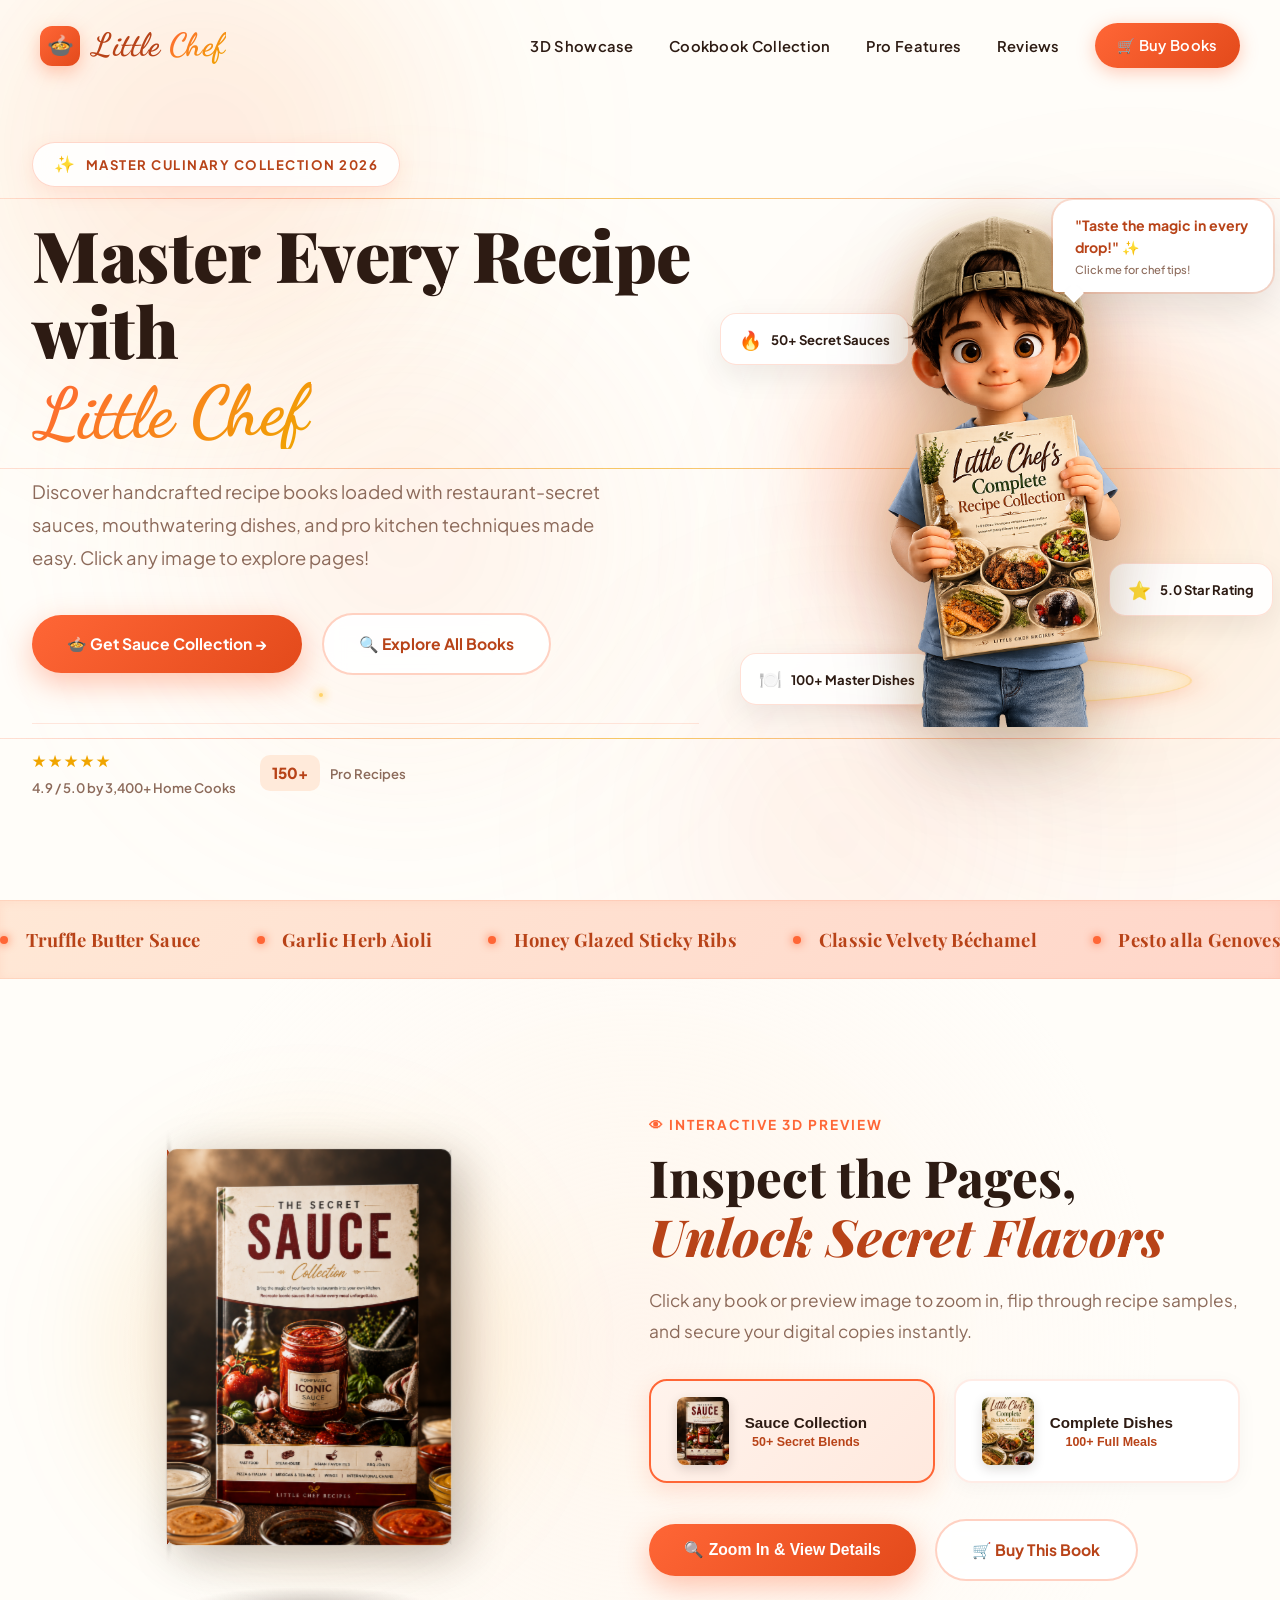
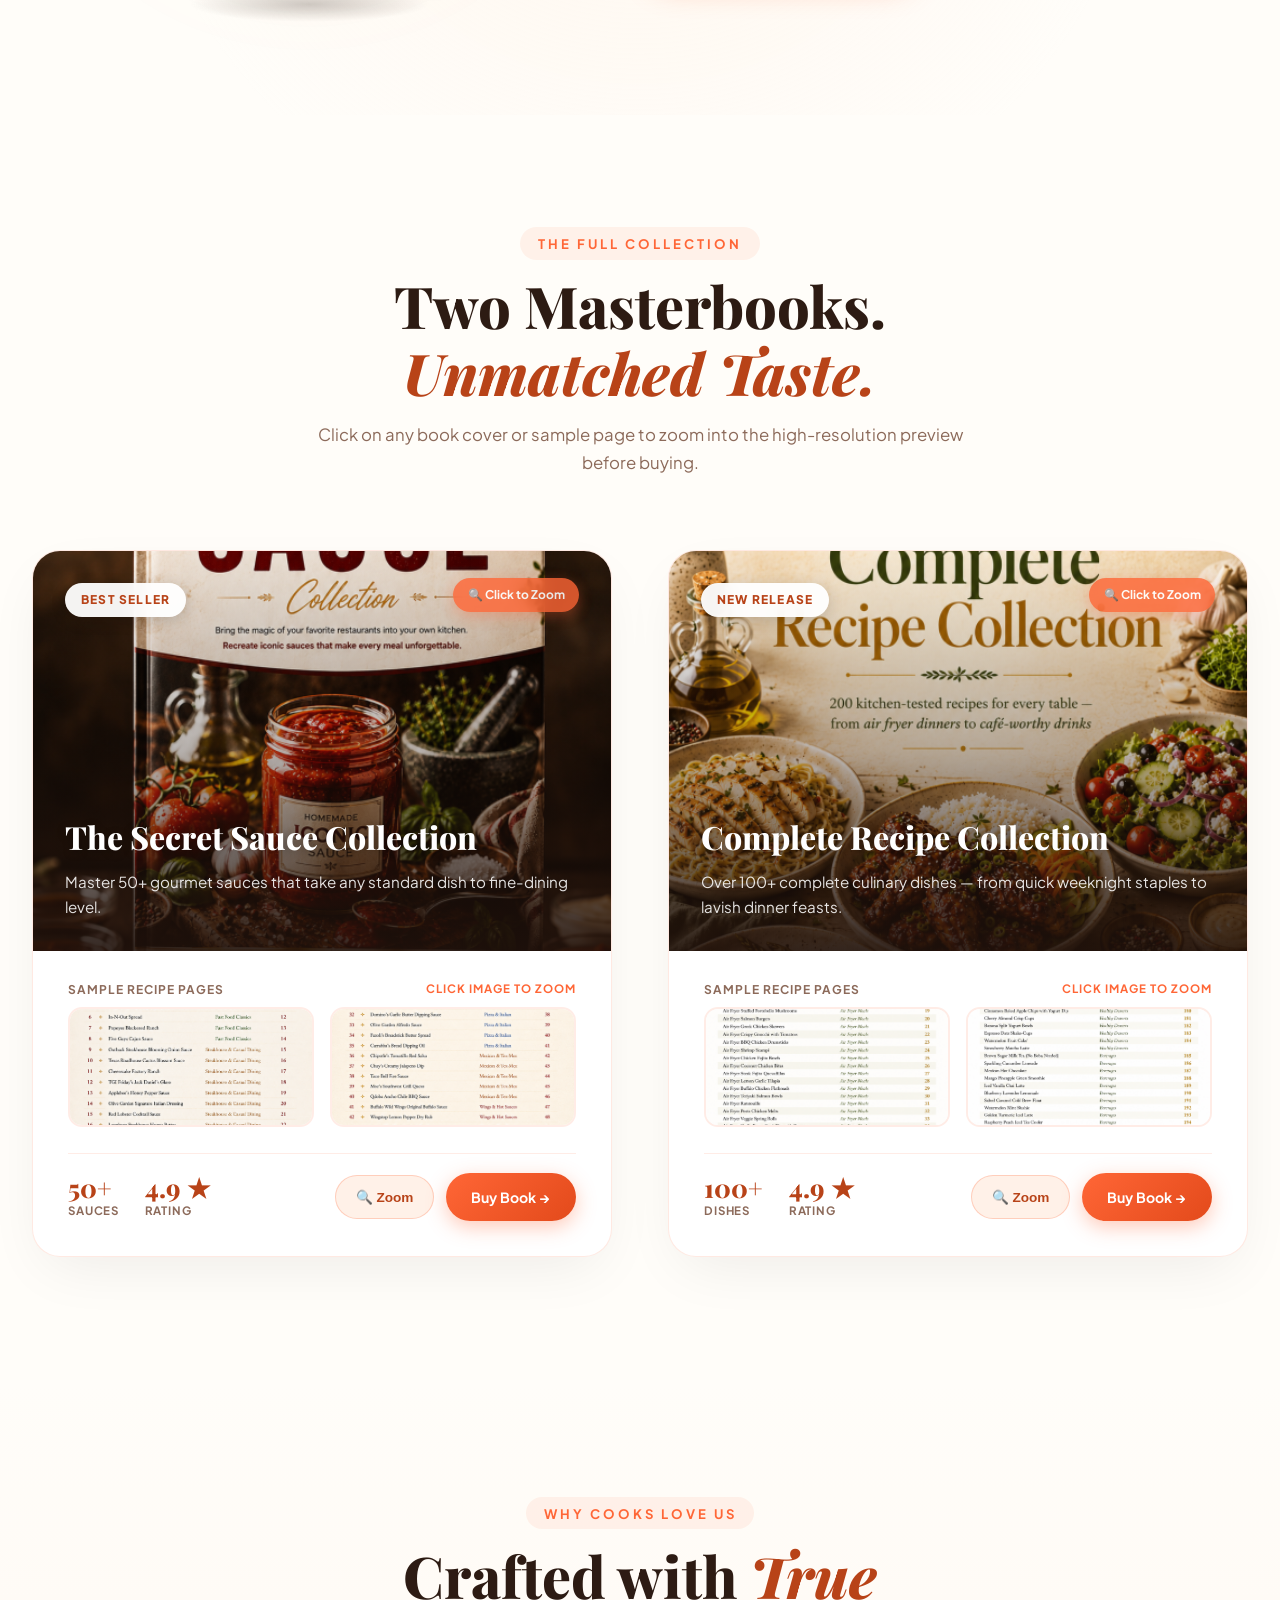
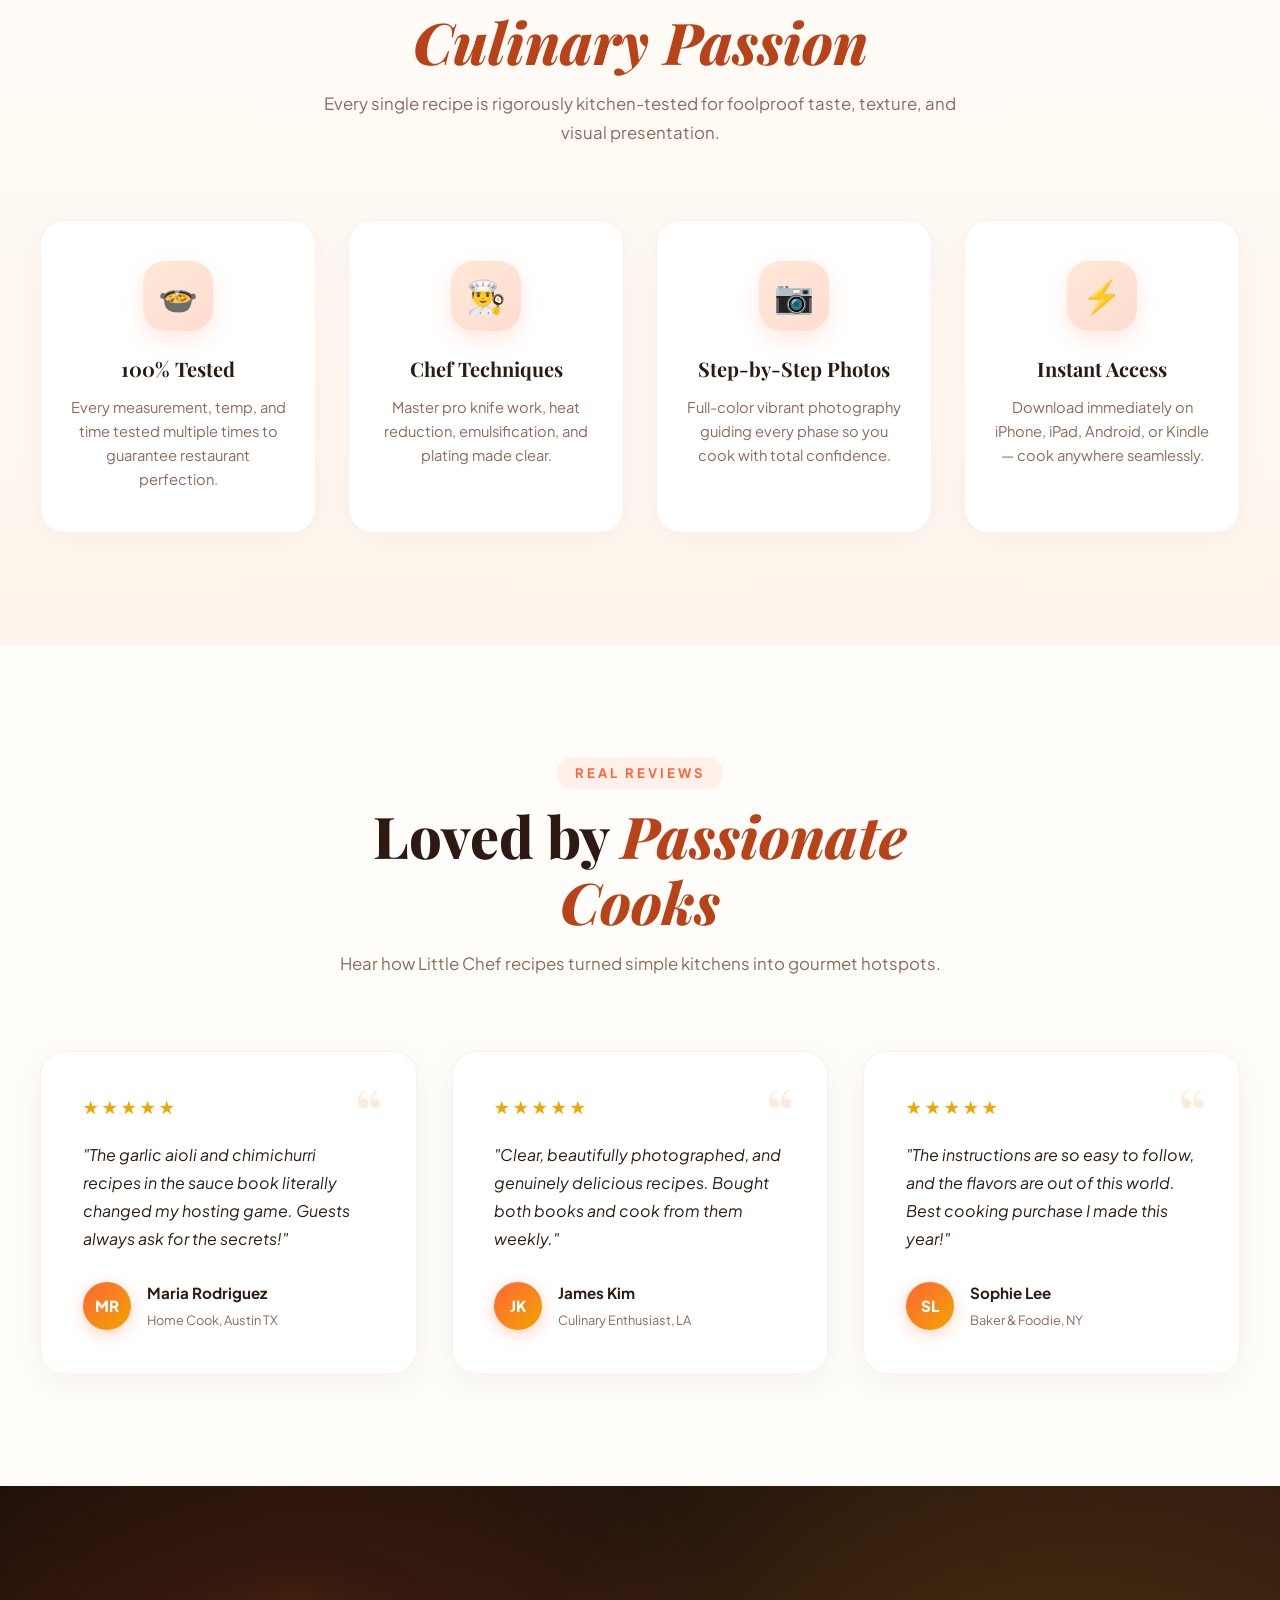
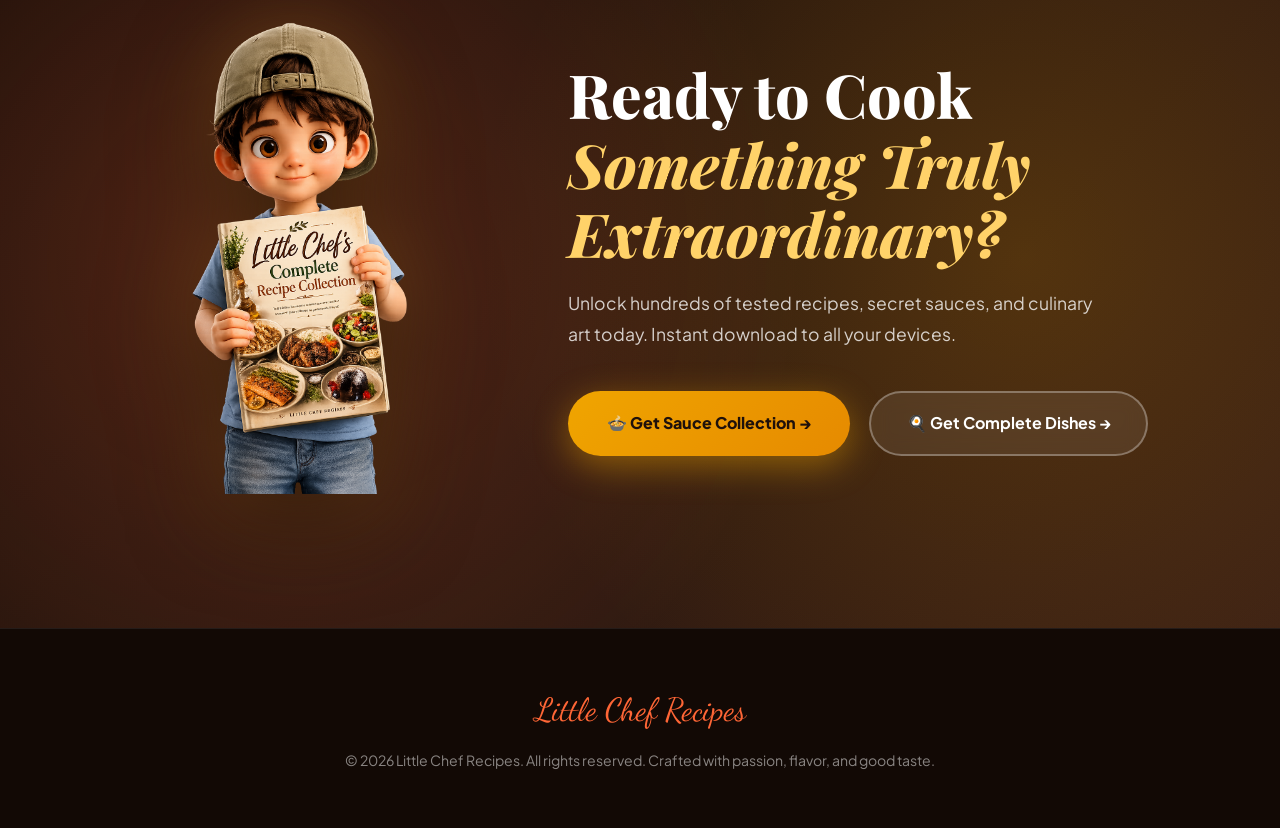
<file: index.html>
<!DOCTYPE html>
<html lang="en">
<head>
    <meta charset="UTF-8">
    <meta name="viewport" content="width=device-width, initial-scale=1.0">
    <title>Little Chef Recipes — Handcrafted Gourmet Cookbook Collection</title>
    <link rel="preconnect" href="https://fonts.googleapis.com">
    <link rel="preconnect" href="https://fonts.gstatic.com" crossorigin>
    <link href="https://fonts.googleapis.com/css2?family=Dancing+Script:wght@600;700&family=Playfair+Display:ital,wght@0,500;0,700;0,800;0,900;1,400;1,700&family=Plus+Jakarta+Sans:wght@300;400;500;600;700;800&display=swap" rel="stylesheet">
    <style>
        *, *::before, *::after { margin: 0; padding: 0; box-sizing: border-box; }

        :root {
            --cream: #FFFDF9;
            --warm-bg: #FFF8F0;
            --peach: #FFEADA;
            --blush: #FFE0D6;
            --coral: #FF6636;
            --coral-glow: #FF855D;
            --deep-coral: #E34A1B;
            --terracotta: #B84318;
            --gold: #F0A500;
            --gold-light: #FFD269;
            --gold-glow: rgba(240, 165, 0, 0.45);
            --electric-amber: #FF9E2C;
            --dark: #1F110B;
            --espresso: #2D1B13;
            --brown: #5C3828;
            --soft-brown: #8C6A5A;
            --sage: #E9EFE6;
            --card-border: rgba(255, 102, 54, 0.14);
            --card-shadow: 0 20px 60px -15px rgba(31, 17, 11, 0.08);
            --card-hover-shadow: 0 30px 80px -10px rgba(255, 102, 54, 0.22);
        }

        html { scroll-behavior: smooth; }

        body {
            font-family: 'Plus Jakarta Sans', sans-serif;
            background: var(--cream);
            color: var(--dark);
            overflow-x: hidden;
            position: relative;
            line-height: 1.6;
        }

        /* ===================== LIVELY LIGHTNING & LIVING LIGHT SYSTEM ===================== */
        .living-light-stage {
            position: fixed;
            inset: 0;
            pointer-events: none;
            z-index: 1;
            overflow: hidden;
        }

        /* Ambient Glowing Energy Orbs */
        .energy-orb {
            position: absolute;
            border-radius: 50%;
            filter: blur(90px);
            opacity: 0.7;
            mix-blend-mode: multiply;
            animation: orbPulse 16s ease-in-out infinite alternate;
            will-change: transform, opacity;
        }
        .energy-orb.orb-1 {
            width: 600px; height: 600px;
            background: radial-gradient(circle, rgba(255, 102, 54, 0.22) 0%, rgba(255, 158, 44, 0.12) 50%, transparent 70%);
            top: -150px; left: -100px;
            animation-duration: 18s;
        }
        .energy-orb.orb-2 {
            width: 700px; height: 700px;
            background: radial-gradient(circle, rgba(240, 165, 0, 0.2) 0%, rgba(255, 102, 54, 0.1) 50%, transparent 70%);
            top: 25%; right: -200px;
            animation-duration: 22s;
            animation-delay: -6s;
        }
        .energy-orb.orb-3 {
            width: 550px; height: 550px;
            background: radial-gradient(circle, rgba(255, 133, 93, 0.18) 0%, rgba(255, 218, 185, 0.15) 50%, transparent 70%);
            bottom: 10%; left: 10%;
            animation-duration: 20s;
            animation-delay: -11s;
        }
        .energy-orb.orb-4 {
            width: 500px; height: 500px;
            background: radial-gradient(circle, rgba(255, 110, 60, 0.16) 0%, transparent 65%);
            top: 65%; right: 15%;
            animation-duration: 25s;
        }

        @keyframes orbPulse {
            0% { transform: translate(0, 0) scale(1); opacity: 0.6; }
            50% { transform: translate(60px, -40px) scale(1.18); opacity: 0.9; }
            100% { transform: translate(-50px, 60px) scale(0.92); opacity: 0.7; }
        }

        /* Lively Lightning & Culinary Energy Streaks */
        .lightning-streak {
            position: absolute;
            height: 2.5px;
            background: linear-gradient(90deg, transparent, rgba(255, 210, 105, 0.9), rgba(255, 102, 54, 1), rgba(255, 255, 255, 0.95), transparent);
            filter: drop-shadow(0 0 10px rgba(255, 160, 0, 0.85)) drop-shadow(0 0 20px rgba(255, 102, 54, 0.6));
            border-radius: 50px;
            opacity: 0;
            transform-origin: left center;
            animation: lightningFlash 8s cubic-bezier(0.16, 1, 0.3, 1) infinite;
        }
        .lightning-streak.l1 { top: 18%; left: -20%; width: 60%; transform: rotate(-12deg); animation-delay: 0.5s; }
        .lightning-streak.l2 { top: 48%; right: -20%; width: 50%; transform: rotate(15deg); animation-delay: 4.2s; animation-duration: 10s; }
        .lightning-streak.l3 { top: 78%; left: -10%; width: 55%; transform: rotate(-8deg); animation-delay: 2.3s; animation-duration: 9s; }

        @keyframes lightningFlash {
            0% { transform: scaleX(0) translateX(-100%) rotate(-10deg); opacity: 0; }
            10% { transform: scaleX(1) translateX(0%) rotate(-10deg); opacity: 0.95; }
            13% { opacity: 0.3; }
            16% { opacity: 1; }
            22% { transform: scaleX(1.3) translateX(60%) rotate(-10deg); opacity: 0; }
            100% { opacity: 0; }
        }

        /* Ambient Electric Shimmer Waves */
        .shimmer-wave {
            position: absolute;
            width: 140%;
            height: 1px;
            left: -20%;
            background: linear-gradient(90deg, transparent 0%, rgba(255, 102, 54, 0.4) 30%, rgba(240, 165, 0, 0.6) 50%, rgba(255, 102, 54, 0.4) 70%, transparent 100%);
            animation: waveSweep 7s ease-in-out infinite;
        }
        .shimmer-wave.w1 { top: 22%; animation-delay: 0s; }
        .shimmer-wave.w2 { top: 52%; animation-delay: 2.5s; }
        .shimmer-wave.w3 { top: 82%; animation-delay: 5s; }

        @keyframes waveSweep {
            0% { transform: translateX(-60%); opacity: 0; }
            35% { opacity: 0.85; }
            70% { opacity: 0.85; }
            100% { transform: translateX(60%); opacity: 0; }
        }

        /* Particles System */
        .particles-layer {
            position: fixed;
            inset: 0;
            pointer-events: none;
            z-index: 1;
            overflow: hidden;
        }
        .particle {
            position: absolute;
            bottom: -50px;
            opacity: 0;
            animation: particleFloat linear infinite;
            filter: drop-shadow(0 4px 10px rgba(255, 102, 54, 0.3));
            user-select: none;
        }
        .spark-dot {
            position: absolute;
            width: 4px;
            height: 4px;
            background: var(--gold-light);
            border-radius: 50%;
            box-shadow: 0 0 8px 2px rgba(255, 210, 105, 0.9);
            animation: sparkFloat 5s ease-in-out infinite;
        }
        @keyframes particleFloat {
            0% { transform: translateY(0) rotate(0deg) scale(0.6); opacity: 0; }
            10% { opacity: 0.75; }
            90% { opacity: 0.6; }
            100% { transform: translateY(-110vh) rotate(360deg) scale(1.1); opacity: 0; }
        }
        @keyframes sparkFloat {
            0%, 100% { transform: translateY(0) scale(0.8); opacity: 0.2; }
            50% { transform: translateY(-30px) scale(1.4); opacity: 1; box-shadow: 0 0 14px 4px rgba(255, 210, 105, 1); }
        }

        /* Interactive Click Burst Effect */
        .click-spark {
            position: fixed;
            pointer-events: none;
            z-index: 100000;
            border-radius: 50%;
            transform: translate(-50%, -50%);
            animation: clickRipple 0.65s cubic-bezier(0.12, 0.8, 0.32, 1) forwards;
        }
        @keyframes clickRipple {
            0% { width: 0px; height: 0px; opacity: 1; border: 3px solid rgba(255, 180, 50, 0.95); box-shadow: 0 0 25px rgba(255, 102, 54, 0.8); }
            100% { width: 140px; height: 140px; opacity: 0; border: 1px solid rgba(255, 102, 54, 0); box-shadow: 0 0 50px rgba(255, 102, 54, 0); }
        }

        /* ===================== NAVIGATION ===================== */
        nav {
            position: fixed;
            top: 0;
            left: 0;
            width: 100%;
            z-index: 1000;
            padding: 1.25rem 2.5rem;
            transition: all 0.4s cubic-bezier(0.16, 1, 0.3, 1);
            background: transparent;
        }
        nav.scrolled {
            background: rgba(255, 253, 249, 0.94);
            backdrop-filter: blur(20px) saturate(1.5);
            -webkit-backdrop-filter: blur(20px) saturate(1.5);
            padding: 0.85rem 2.5rem;
            box-shadow: 0 4px 30px rgba(31, 17, 11, 0.06), 0 1px 0 rgba(255, 102, 54, 0.1);
        }
        .nav-inner {
            max-width: 1280px;
            margin: 0 auto;
            display: flex;
            justify-content: space-between;
            align-items: center;
        }
        .logo-wrap {
            display: flex;
            align-items: center;
            gap: 0.75rem;
            text-decoration: none;
        }
        .logo-badge {
            width: 40px;
            height: 40px;
            background: linear-gradient(135deg, var(--coral), var(--deep-coral));
            border-radius: 12px;
            display: flex;
            align-items: center;
            justify-content: center;
            font-size: 1.35rem;
            color: white;
            box-shadow: 0 6px 18px rgba(255, 102, 54, 0.35);
            transition: transform 0.3s;
        }
        .logo-wrap:hover .logo-badge { transform: rotate(-8deg) scale(1.1); }
        .logo-text {
            font-family: 'Dancing Script', cursive;
            font-size: 2rem;
            font-weight: 700;
            color: var(--terracotta);
            letter-spacing: 0.5px;
        }
        .logo-text span {
            color: var(--coral);
            background: linear-gradient(135deg, var(--coral), var(--gold));
            -webkit-background-clip: text;
            -webkit-text-fill-color: transparent;
        }
        .nav-menu {
            display: flex;
            align-items: center;
            gap: 2.2rem;
            list-style: none;
        }
        .nav-menu a {
            text-decoration: none;
            color: var(--espresso);
            font-weight: 600;
            font-size: 0.92rem;
            letter-spacing: 0.3px;
            transition: all 0.3s;
            position: relative;
            padding: 0.3rem 0;
        }
        .nav-menu a::after {
            content: '';
            position: absolute;
            bottom: 0; left: 0;
            width: 0%; height: 2.5px;
            background: linear-gradient(90deg, var(--coral), var(--gold));
            border-radius: 2px;
            transition: width 0.3s cubic-bezier(0.16, 1, 0.3, 1);
        }
        .nav-menu a:hover { color: var(--coral); }
        .nav-menu a:hover::after { width: 100%; }
        .nav-cta-btn {
            background: linear-gradient(135deg, var(--coral), var(--deep-coral));
            color: white !important;
            padding: 0.65rem 1.4rem !important;
            border-radius: 50px;
            box-shadow: 0 4px 18px rgba(255, 102, 54, 0.35);
            display: inline-flex;
            align-items: center;
            gap: 0.4rem;
            transition: all 0.3s !important;
        }
        .nav-cta-btn::after { display: none !important; }
        .nav-cta-btn:hover {
            transform: translateY(-2px);
            box-shadow: 0 8px 25px rgba(255, 102, 54, 0.5) !important;
            color: white !important;
        }

        /* ===================== HERO SECTION ===================== */
        .hero-section {
            min-height: 100vh;
            display: flex;
            align-items: center;
            position: relative;
            padding: 7.5rem 2rem 5rem;
            z-index: 2;
            overflow: hidden;
        }
        .hero-container {
            max-width: 1280px;
            margin: 0 auto;
            display: grid;
            grid-template-columns: 1.15fr 0.85fr;
            gap: 3.5rem;
            align-items: center;
            width: 100%;
        }

        /* Hero Text Content */
        .hero-content {
            position: relative;
            z-index: 3;
        }
        .hero-pill-badge {
            display: inline-flex;
            align-items: center;
            gap: 0.6rem;
            background: rgba(255, 255, 255, 0.88);
            border: 1.5px solid rgba(255, 102, 54, 0.25);
            backdrop-filter: blur(12px);
            padding: 0.5rem 1.3rem;
            border-radius: 50px;
            font-size: 0.82rem;
            font-weight: 700;
            letter-spacing: 1.5px;
            text-transform: uppercase;
            color: var(--terracotta);
            margin-bottom: 1.8rem;
            box-shadow: 0 6px 20px rgba(255, 102, 54, 0.12);
        }
        .hero-pill-badge .badge-icon {
            font-size: 1.05rem;
            animation: pulseGlow 2s infinite;
        }
        @keyframes pulseGlow {
            0%, 100% { transform: scale(1); filter: drop-shadow(0 0 2px var(--gold)); }
            50% { transform: scale(1.25); filter: drop-shadow(0 0 8px var(--coral)); }
        }

        .hero-title {
            font-family: 'Playfair Display', serif;
            font-size: clamp(3rem, 5.5vw, 5.2rem);
            font-weight: 900;
            line-height: 1.08;
            color: var(--espresso);
            margin-bottom: 1.5rem;
            letter-spacing: -0.5px;
        }
        .hero-title .script-accent {
            font-family: 'Dancing Script', cursive;
            font-weight: 700;
            color: var(--coral);
            background: linear-gradient(135deg, var(--coral), var(--gold));
            -webkit-background-clip: text;
            -webkit-text-fill-color: transparent;
            display: inline-block;
            transform: rotate(-1deg);
            padding: 0 4px;
        }

        .hero-desc {
            font-size: 1.15rem;
            color: var(--soft-brown);
            max-width: 580px;
            line-height: 1.8;
            margin-bottom: 2.4rem;
            font-weight: 400;
        }

        .hero-cta-group {
            display: flex;
            align-items: center;
            gap: 1.2rem;
            flex-wrap: wrap;
            margin-bottom: 3rem;
        }
        .btn-main {
            display: inline-flex;
            align-items: center;
            gap: 0.75rem;
            padding: 1.05rem 2.2rem;
            border-radius: 60px;
            font-weight: 700;
            font-size: 0.98rem;
            text-decoration: none;
            transition: all 0.4s cubic-bezier(0.16, 1, 0.3, 1);
            position: relative;
            overflow: hidden;
            border: none;
            cursor: pointer;
        }
        .btn-main.primary {
            background: linear-gradient(135deg, var(--coral) 0%, var(--deep-coral) 100%);
            color: white;
            box-shadow: 0 10px 30px rgba(255, 102, 54, 0.38);
        }
        .btn-main.primary::before {
            content: '';
            position: absolute;
            top: 0; left: -100%;
            width: 100%; height: 100%;
            background: linear-gradient(90deg, transparent, rgba(255, 255, 255, 0.3), transparent);
            transition: left 0.6s ease;
        }
        .btn-main.primary:hover::before { left: 100%; }
        .btn-main.primary:hover {
            transform: translateY(-4px) scale(1.02);
            box-shadow: 0 16px 45px rgba(255, 102, 54, 0.52);
        }

        .btn-main.secondary {
            background: rgba(255, 255, 255, 0.9);
            color: var(--terracotta);
            border: 2px solid rgba(255, 102, 54, 0.3);
            backdrop-filter: blur(10px);
        }
        .btn-main.secondary:hover {
            border-color: var(--coral);
            background: rgba(255, 235, 225, 0.6);
            transform: translateY(-4px);
            box-shadow: 0 10px 30px rgba(255, 102, 54, 0.15);
        }

        .hero-social-proof {
            display: flex;
            align-items: center;
            gap: 1.5rem;
            padding-top: 1.5rem;
            border-top: 1px solid rgba(255, 102, 54, 0.15);
        }
        .proof-rating {
            display: flex;
            flex-direction: column;
            gap: 0.2rem;
        }
        .stars-row {
            color: var(--gold);
            font-size: 1rem;
            letter-spacing: 2px;
        }
        .rating-caption {
            font-size: 0.82rem;
            color: var(--soft-brown);
            font-weight: 600;
        }
        .proof-stat {
            display: flex;
            align-items: center;
            gap: 0.6rem;
        }
        .stat-badge {
            background: var(--peach);
            color: var(--terracotta);
            font-weight: 800;
            font-size: 0.95rem;
            padding: 0.35rem 0.75rem;
            border-radius: 10px;
        }

        /* Hero Character Stage — BIG, PROMINENT & ENGAGING */
        .hero-character-stage {
            position: relative;
            display: flex;
            align-items: center;
            justify-content: center;
            height: 560px;
            perspective: 1200px;
        }

        .chef-pedestal-glow {
            position: absolute;
            width: 440px;
            height: 440px;
            background: radial-gradient(circle, rgba(255, 158, 44, 0.35) 0%, rgba(255, 102, 54, 0.2) 45%, transparent 70%);
            border-radius: 50%;
            filter: blur(40px);
            animation: pedestalPulse 6s ease-in-out infinite;
            z-index: 1;
        }
        @keyframes pedestalPulse {
            0%, 100% { transform: scale(1); opacity: 0.75; }
            50% { transform: scale(1.2); opacity: 1; }
        }

        .chef-pedestal-ring {
            position: absolute;
            bottom: 30px;
            width: 380px;
            height: 80px;
            border-radius: 50%;
            border: 2px solid rgba(255, 180, 50, 0.4);
            box-shadow: 0 0 35px rgba(255, 102, 54, 0.35), inset 0 0 25px rgba(255, 180, 50, 0.3);
            background: radial-gradient(ellipse, rgba(255, 230, 200, 0.5) 0%, transparent 70%);
            transform: rotateX(65deg);
            z-index: 1;
            animation: ringGlow 4s ease-in-out infinite alternate;
        }
        @keyframes ringGlow {
            0% { box-shadow: 0 0 25px rgba(255, 102, 54, 0.25); border-color: rgba(255, 180, 50, 0.3); }
            100% { box-shadow: 0 0 50px rgba(255, 102, 54, 0.6), 0 0 20px rgba(240, 165, 0, 0.5); border-color: rgba(255, 210, 100, 0.8); }
        }

        /* Big Little Chef Figure */
        .chef-figure-wrap {
            position: relative;
            z-index: 3;
            cursor: pointer;
            transition: transform 0.2s cubic-bezier(0.25, 0.46, 0.45, 0.94);
            transform-style: preserve-3d;
        }
        .chef-main-img {
            width: 420px;
            max-width: 90vw;
            height: auto;
            max-height: 520px;
            object-fit: contain;
            filter: drop-shadow(0 25px 40px rgba(31, 17, 11, 0.25)) drop-shadow(0 0 20px rgba(255, 158, 44, 0.2));
            animation: chefBreathing 5s ease-in-out infinite;
            transform-origin: center bottom;
            user-select: none;
            transition: filter 0.4s;
        }
        .chef-figure-wrap:hover .chef-main-img {
            filter: drop-shadow(0 30px 55px rgba(255, 102, 54, 0.4)) drop-shadow(0 0 35px rgba(240, 165, 0, 0.45));
        }

        @keyframes chefBreathing {
            0%, 100% { transform: translateY(0) rotate(0deg) scale(1); }
            50% { transform: translateY(-14px) rotate(1.5deg) scale(1.02); }
        }

        /* Interactive Speech Bubble on Chef */
        .chef-speech-bubble {
            position: absolute;
            top: 10px;
            right: -25px;
            background: white;
            padding: 0.85rem 1.4rem;
            border-radius: 20px;
            border-bottom-left-radius: 4px;
            box-shadow: 0 15px 40px rgba(31, 17, 11, 0.12), 0 0 0 2px rgba(255, 102, 54, 0.18);
            font-size: 0.88rem;
            font-weight: 700;
            color: var(--terracotta);
            z-index: 4;
            max-width: 220px;
            animation: bubbleFloat 4s ease-in-out infinite;
            cursor: pointer;
            transition: transform 0.3s, background 0.3s;
        }
        .chef-speech-bubble:hover {
            transform: scale(1.08) translateY(-4px);
            background: #FFF7F0;
        }
        .chef-speech-bubble::before {
            content: '';
            position: absolute;
            bottom: -8px;
            left: 14px;
            width: 14px;
            height: 14px;
            background: white;
            transform: rotate(45deg);
            box-shadow: 3px 3px 6px rgba(31, 17, 11, 0.05);
        }
        .chef-speech-bubble .bubble-hint {
            display: block;
            font-size: 0.7rem;
            font-weight: 500;
            color: var(--soft-brown);
            margin-top: 2px;
        }
        @keyframes bubbleFloat {
            0%, 100% { transform: translateY(0); }
            50% { transform: translateY(-8px); }
        }

        /* Floating Feature Chips around Chef */
        .floating-chip {
            position: absolute;
            background: rgba(255, 255, 255, 0.92);
            backdrop-filter: blur(14px);
            padding: 0.65rem 1.1rem;
            border-radius: 16px;
            box-shadow: 0 10px 30px rgba(31, 17, 11, 0.08);
            border: 1px solid rgba(255, 102, 54, 0.2);
            display: flex;
            align-items: center;
            gap: 0.6rem;
            font-size: 0.82rem;
            font-weight: 700;
            color: var(--espresso);
            z-index: 3;
            transition: transform 0.3s, box-shadow 0.3s;
        }
        .floating-chip:hover {
            transform: scale(1.08) translateY(-4px);
            box-shadow: 0 15px 40px rgba(255, 102, 54, 0.25);
        }
        .floating-chip.chip-1 {
            top: 22%;
            left: -35px;
            animation: chipFloat 5s ease-in-out infinite;
        }
        .floating-chip.chip-2 {
            bottom: 24%;
            right: -25px;
            animation: chipFloat 6s ease-in-out infinite 1.5s;
        }
        .floating-chip.chip-3 {
            bottom: 8%;
            left: -15px;
            animation: chipFloat 5.5s ease-in-out infinite 0.8s;
        }
        .floating-chip .chip-icon {
            font-size: 1.15rem;
        }
        @keyframes chipFloat {
            0%, 100% { transform: translateY(0); }
            50% { transform: translateY(-10px); }
        }

        /* ===================== MARQUEE SECTION ===================== */
        .marquee-container {
            overflow: hidden;
            padding: 1.5rem 0;
            background: linear-gradient(135deg, #FFE8D6 0%, #FFD6C9 100%);
            position: relative;
            z-index: 2;
            border-top: 1px solid rgba(255, 102, 54, 0.15);
            border-bottom: 1px solid rgba(255, 102, 54, 0.15);
            box-shadow: inset 0 2px 10px rgba(255, 102, 54, 0.08);
        }
        .marquee-track {
            display: flex;
            gap: 3.5rem;
            animation: marquee 32s linear infinite;
            width: max-content;
        }
        .marquee-item {
            font-family: 'Playfair Display', serif;
            font-size: 1.15rem;
            font-weight: 700;
            color: var(--terracotta);
            white-space: nowrap;
            display: flex;
            align-items: center;
            gap: 1.1rem;
            letter-spacing: 0.3px;
        }
        .marquee-item .item-dot {
            width: 8px;
            height: 8px;
            background: var(--coral);
            border-radius: 50%;
            box-shadow: 0 0 10px var(--coral);
        }
        @keyframes marquee {
            0% { transform: translateX(0); }
            100% { transform: translateX(-50%); }
        }

        /* ===================== INTERACTIVE 3D BOOK SHOWCASE ===================== */
        .showcase-section {
            padding: 8rem 2rem;
            position: relative;
            z-index: 2;
            background: radial-gradient(circle at 50% 50%, rgba(255, 240, 228, 0.6) 0%, var(--cream) 70%);
        }
        .showcase-wrapper {
            max-width: 1200px;
            margin: 0 auto;
            display: grid;
            grid-template-columns: 1fr 1.1fr;
            gap: 4.5rem;
            align-items: center;
        }

        .showcase-stage-box {
            perspective: 1400px;
            display: flex;
            justify-content: center;
            align-items: center;
            height: 480px;
            position: relative;
        }
        .showcase-aura {
            position: absolute;
            width: 480px;
            height: 480px;
            background: radial-gradient(circle, rgba(255, 102, 54, 0.18) 0%, rgba(240, 165, 0, 0.1) 50%, transparent 70%);
            border-radius: 50%;
            filter: blur(50px);
            animation: auraPulse 6s ease-in-out infinite;
        }
        @keyframes auraPulse {
            0%, 100% { transform: scale(1); opacity: 0.6; }
            50% { transform: scale(1.15); opacity: 0.9; }
        }

        .rotating-3d-book {
            width: 280px;
            height: 390px;
            position: relative;
            transform-style: preserve-3d;
            animation: bookIdleRotate 10s ease-in-out infinite;
            cursor: pointer;
            transition: filter 0.4s;
        }
        .rotating-3d-book:hover {
            filter: drop-shadow(0 30px 60px rgba(255, 102, 54, 0.45));
        }

        @keyframes bookIdleRotate {
            0% { transform: rotateY(-18deg) rotateX(6deg) translateY(0); }
            25% { transform: rotateY(20deg) rotateX(-4deg) translateY(-10px); }
            50% { transform: rotateY(-12deg) rotateX(5deg) translateY(-4px); }
            75% { transform: rotateY(18deg) rotateX(-3deg) translateY(-12px); }
            100% { transform: rotateY(-18deg) rotateX(6deg) translateY(0); }
        }

        .book-face {
            position: absolute;
            width: 100%;
            height: 100%;
            border-radius: 10px;
            overflow: hidden;
            backface-visibility: hidden;
        }
        .book-front {
            transform: translateZ(22px);
            box-shadow: 10px 10px 45px rgba(31, 17, 11, 0.28);
            background: #fff;
        }
        .book-front img {
            width: 100%;
            height: 100%;
            object-fit: cover;
            display: block;
        }
        .book-front-overlay {
            position: absolute;
            inset: 0;
            background: linear-gradient(135deg, rgba(255, 255, 255, 0.2) 0%, transparent 60%);
            pointer-events: none;
        }
        .book-front-click-hint {
            position: absolute;
            bottom: 15px;
            left: 50%;
            transform: translateX(-50%);
            background: rgba(31, 17, 11, 0.85);
            backdrop-filter: blur(8px);
            color: white;
            padding: 0.45rem 1rem;
            border-radius: 50px;
            font-size: 0.75rem;
            font-weight: 700;
            display: flex;
            align-items: center;
            gap: 0.4rem;
            opacity: 0;
            transition: opacity 0.3s, transform 0.3s;
            white-space: nowrap;
        }
        .rotating-3d-book:hover .book-front-click-hint {
            opacity: 1;
            transform: translateX(-50%) translateY(-5px);
        }

        .book-back {
            transform: rotateY(180deg) translateZ(22px);
            background: linear-gradient(145deg, #FFF1E6, #FFE0D1);
            box-shadow: -10px 10px 45px rgba(31, 17, 11, 0.2);
            display: flex;
            flex-direction: column;
            align-items: center;
            justify-content: center;
            padding: 2.2rem;
            text-align: center;
            border: 2px solid rgba(255, 102, 54, 0.2);
        }
        .book-back-logo {
            font-family: 'Dancing Script', cursive;
            font-size: 1.8rem;
            color: var(--terracotta);
            margin-bottom: 0.8rem;
        }
        .book-back-text {
            font-size: 0.88rem;
            color: var(--brown);
            line-height: 1.6;
            margin-bottom: 1.5rem;
        }
        .book-back-badge {
            background: var(--coral);
            color: white;
            padding: 0.4rem 1rem;
            border-radius: 50px;
            font-size: 0.75rem;
            font-weight: 700;
        }

        .book-spine {
            position: absolute;
            width: 44px;
            height: 100%;
            left: -22px;
            top: 0;
            background: linear-gradient(180deg, var(--terracotta), var(--deep-coral), #8F2D0B);
            transform: rotateY(-90deg) translateZ(0px);
            border-radius: 6px 0 0 6px;
            box-shadow: -5px 0 20px rgba(31, 17, 11, 0.25);
            display: flex;
            align-items: center;
            justify-content: center;
        }
        .spine-text {
            color: rgba(255, 255, 255, 0.9);
            font-family: 'Playfair Display', serif;
            font-size: 0.75rem;
            letter-spacing: 3px;
            writing-mode: vertical-rl;
            text-transform: uppercase;
            font-weight: 700;
        }

        .book-page-edge {
            position: absolute;
            width: 44px;
            height: 100%;
            right: -22px;
            top: 0;
            background: repeating-linear-gradient(90deg, #F8F2EC 0px, #EFE6DC 2px, #FAF5EE 4px);
            transform: rotateY(90deg) translateZ(0px);
            border-radius: 0 6px 6px 0;
            box-shadow: inset 0 0 10px rgba(31, 17, 11, 0.15);
        }

        .book-floor-shadow {
            position: absolute;
            bottom: -35px;
            left: 50%;
            transform: translateX(-50%);
            width: 240px;
            height: 35px;
            background: radial-gradient(ellipse, rgba(31, 17, 11, 0.22) 0%, transparent 70%);
            border-radius: 50%;
            animation: floorShadowPulse 10s ease-in-out infinite;
        }
        @keyframes floorShadowPulse {
            0%, 100% { transform: translateX(-50%) scaleX(1); opacity: 0.7; }
            50% { transform: translateX(-50%) scaleX(1.2); opacity: 0.9; }
        }

        /* Showcase Text & Controls */
        .showcase-info-box .showcase-eyebrow {
            font-size: 0.85rem;
            font-weight: 700;
            letter-spacing: 2px;
            text-transform: uppercase;
            color: var(--coral);
            margin-bottom: 0.8rem;
            display: block;
        }
        .showcase-info-box h2 {
            font-family: 'Playfair Display', serif;
            font-size: clamp(2.2rem, 4vw, 3.4rem);
            font-weight: 800;
            color: var(--espresso);
            line-height: 1.15;
            margin-bottom: 1.2rem;
        }
        .showcase-info-box h2 em {
            font-style: italic;
            color: var(--terracotta);
        }
        .showcase-info-box p {
            font-size: 1.08rem;
            color: var(--soft-brown);
            line-height: 1.8;
            margin-bottom: 2rem;
        }

        .book-tab-selectors {
            display: flex;
            gap: 1.2rem;
            margin-bottom: 2.2rem;
        }
        .tab-select-btn {
            display: flex;
            align-items: center;
            gap: 1rem;
            padding: 1rem 1.6rem;
            border-radius: 18px;
            background: white;
            border: 2px solid rgba(255, 102, 54, 0.12);
            cursor: pointer;
            transition: all 0.3s cubic-bezier(0.16, 1, 0.3, 1);
            text-decoration: none;
            color: var(--espresso);
            box-shadow: 0 4px 20px rgba(31, 17, 11, 0.04);
            flex: 1;
        }
        .tab-select-btn:hover {
            border-color: var(--coral);
            transform: translateY(-3px);
            box-shadow: 0 12px 30px rgba(255, 102, 54, 0.15);
        }
        .tab-select-btn.active {
            border-color: var(--coral);
            background: linear-gradient(135deg, #FFF3EC 0%, #FFE9DE 100%);
            box-shadow: 0 8px 25px rgba(255, 102, 54, 0.18);
        }
        .tab-thumb-img {
            width: 52px;
            height: 68px;
            object-fit: cover;
            border-radius: 8px;
            box-shadow: 0 4px 12px rgba(31, 17, 11, 0.15);
        }
        .tab-meta h4 {
            font-size: 0.95rem;
            font-weight: 700;
            color: var(--espresso);
            margin-bottom: 0.2rem;
        }
        .tab-meta span {
            font-size: 0.78rem;
            color: var(--terracotta);
            font-weight: 600;
        }

        .showcase-action-row {
            display: flex;
            align-items: center;
            gap: 1.2rem;
            flex-wrap: wrap;
        }

        /* ===================== BOOKS COLLECTION GRID ===================== */
        .collection-section {
            padding: 7rem 2rem 8rem;
            position: relative;
            z-index: 2;
        }
        .section-header-wrap {
            text-align: center;
            max-width: 680px;
            margin: 0 auto 4.5rem;
        }
        .section-tagline {
            display: inline-block;
            font-size: 0.82rem;
            font-weight: 700;
            letter-spacing: 3px;
            text-transform: uppercase;
            color: var(--coral);
            margin-bottom: 0.8rem;
            background: rgba(255, 102, 54, 0.08);
            padding: 0.35rem 1.1rem;
            border-radius: 50px;
        }
        .section-header-wrap h2 {
            font-family: 'Playfair Display', serif;
            font-size: clamp(2.4rem, 5vw, 3.6rem);
            font-weight: 800;
            color: var(--espresso);
            line-height: 1.15;
            margin-bottom: 1rem;
        }
        .section-header-wrap h2 em {
            font-style: italic;
            color: var(--terracotta);
        }
        .section-header-wrap p {
            color: var(--soft-brown);
            font-size: 1.05rem;
            line-height: 1.7;
        }

        .collection-grid {
            display: grid;
            grid-template-columns: repeat(auto-fit, minmax(480px, 1fr));
            gap: 3.5rem;
            max-width: 1240px;
            margin: 0 auto;
        }

        /* Enhanced Book Card with Zoom Trigger */
        .master-book-card {
            background: white;
            border-radius: 28px;
            overflow: hidden;
            box-shadow: var(--card-shadow);
            border: 1.5px solid var(--card-border);
            transition: all 0.5s cubic-bezier(0.16, 1, 0.3, 1);
            display: flex;
            flex-direction: column;
            position: relative;
        }
        .master-book-card:hover {
            transform: translateY(-12px);
            box-shadow: var(--card-hover-shadow);
            border-color: rgba(255, 102, 54, 0.35);
        }

        /* Image Display Stage */
        .card-cover-stage {
            position: relative;
            height: 400px;
            overflow: hidden;
            background: #1F110B;
            cursor: pointer;
        }
        .card-cover-stage img {
            width: 100%;
            height: 100%;
            object-fit: cover;
            transition: transform 0.8s cubic-bezier(0.16, 1, 0.3, 1);
        }
        .master-book-card:hover .card-cover-stage img {
            transform: scale(1.06);
        }

        /* Zoom Hover Badge overlay */
        .zoom-overlay-hint {
            position: absolute;
            inset: 0;
            background: linear-gradient(to top, rgba(31, 17, 11, 0.9) 0%, rgba(31, 17, 11, 0.3) 50%, transparent 100%);
            display: flex;
            flex-direction: column;
            justify-content: space-between;
            padding: 2rem;
            transition: all 0.4s;
        }
        .card-top-badges {
            display: flex;
            justify-content: space-between;
            align-items: center;
        }
        .badge-pill {
            background: rgba(255, 255, 255, 0.95);
            backdrop-filter: blur(8px);
            color: var(--terracotta);
            font-size: 0.75rem;
            font-weight: 800;
            letter-spacing: 1.2px;
            text-transform: uppercase;
            padding: 0.45rem 1rem;
            border-radius: 50px;
            box-shadow: 0 4px 15px rgba(0,0,0,0.15);
        }
        .badge-zoom-btn {
            background: rgba(255, 102, 54, 0.9);
            color: white;
            font-size: 0.75rem;
            font-weight: 700;
            padding: 0.45rem 0.9rem;
            border-radius: 50px;
            display: flex;
            align-items: center;
            gap: 0.4rem;
            backdrop-filter: blur(8px);
            box-shadow: 0 4px 15px rgba(255, 102, 54, 0.4);
            transform: translateY(-5px);
            opacity: 0.9;
            transition: transform 0.3s, opacity 0.3s;
        }
        .master-book-card:hover .badge-zoom-btn {
            transform: translateY(0);
            opacity: 1;
            background: var(--coral);
        }

        .card-cover-info h3 {
            font-family: 'Playfair Display', serif;
            font-size: 2rem;
            color: white;
            font-weight: 800;
            margin-bottom: 0.5rem;
            text-shadow: 0 2px 10px rgba(0,0,0,0.3);
        }
        .card-cover-info p {
            color: rgba(255, 255, 255, 0.88);
            font-size: 0.95rem;
            line-height: 1.6;
        }

        /* Preview Thumbnails Strip */
        .card-body-wrap {
            padding: 1.8rem 2.2rem 2.2rem;
            display: flex;
            flex-direction: column;
            gap: 1.6rem;
            flex: 1;
        }
        .card-preview-strip-label {
            font-size: 0.75rem;
            font-weight: 700;
            color: var(--soft-brown);
            text-transform: uppercase;
            letter-spacing: 1px;
            margin-bottom: 0.5rem;
            display: flex;
            align-items: center;
            justify-content: space-between;
        }
        .card-preview-strip-label span {
            color: var(--coral);
            font-size: 0.72rem;
        }
        .preview-thumbs-grid {
            display: grid;
            grid-template-columns: 1fr 1fr;
            gap: 1rem;
        }
        .thumb-preview-item {
            position: relative;
            height: 120px;
            border-radius: 14px;
            overflow: hidden;
            cursor: pointer;
            border: 2px solid rgba(255, 102, 54, 0.12);
            transition: all 0.3s;
        }
        .thumb-preview-item:hover {
            border-color: var(--coral);
            transform: scale(1.03);
            box-shadow: 0 8px 25px rgba(255, 102, 54, 0.2);
        }
        .thumb-preview-item img {
            width: 100%;
            height: 100%;
            object-fit: cover;
            transition: transform 0.4s;
        }
        .thumb-preview-item:hover img {
            transform: scale(1.08);
        }
        .thumb-zoom-icon {
            position: absolute;
            inset: 0;
            background: rgba(31, 17, 11, 0.45);
            display: flex;
            align-items: center;
            justify-content: center;
            color: white;
            font-size: 1.3rem;
            opacity: 0;
            transition: opacity 0.3s;
        }
        .thumb-preview-item:hover .thumb-zoom-icon {
            opacity: 1;
        }

        /* Card Action & Buy Bar */
        .card-action-bar {
            display: flex;
            align-items: center;
            justify-content: space-between;
            padding-top: 1.2rem;
            border-top: 1px solid rgba(255, 102, 54, 0.12);
            margin-top: auto;
        }
        .stats-group {
            display: flex;
            gap: 1.6rem;
        }
        .stat-item {
            display: flex;
            flex-direction: column;
        }
        .stat-item .num {
            font-family: 'Playfair Display', serif;
            font-size: 1.6rem;
            font-weight: 800;
            color: var(--terracotta);
            line-height: 1.1;
        }
        .stat-item .lbl {
            font-size: 0.72rem;
            color: var(--soft-brown);
            font-weight: 700;
            text-transform: uppercase;
            letter-spacing: 0.8px;
        }

        .card-btn-duo {
            display: flex;
            align-items: center;
            gap: 0.75rem;
        }
        .btn-inspect {
            background: #FFF1E8;
            color: var(--terracotta);
            border: 1.5px solid rgba(255, 102, 54, 0.25);
            padding: 0.8rem 1.2rem;
            border-radius: 50px;
            font-size: 0.85rem;
            font-weight: 700;
            cursor: pointer;
            transition: all 0.3s;
            display: inline-flex;
            align-items: center;
            gap: 0.4rem;
        }
        .btn-inspect:hover {
            background: #FFE4D4;
            transform: translateY(-2px);
            border-color: var(--coral);
        }
        .btn-buy-card {
            background: linear-gradient(135deg, var(--coral), var(--deep-coral));
            color: white;
            padding: 0.8rem 1.6rem;
            border-radius: 50px;
            font-size: 0.88rem;
            font-weight: 700;
            text-decoration: none;
            display: inline-flex;
            align-items: center;
            gap: 0.5rem;
            box-shadow: 0 6px 20px rgba(255, 102, 54, 0.35);
            transition: all 0.3s;
        }
        .btn-buy-card:hover {
            transform: translateY(-3px) scale(1.02);
            box-shadow: 0 10px 30px rgba(255, 102, 54, 0.5);
            color: white;
        }

        /* ===================== FEATURES SECTION ===================== */
        .features-section {
            padding: 7rem 2rem;
            background: linear-gradient(180deg, var(--cream) 0%, #FFF5ED 100%);
            position: relative;
            z-index: 2;
        }
        .features-grid {
            display: grid;
            grid-template-columns: repeat(auto-fit, minmax(240px, 1fr));
            gap: 2rem;
            max-width: 1200px;
            margin: 0 auto;
        }
        .feature-box {
            background: white;
            padding: 2.5rem 1.8rem;
            border-radius: 24px;
            border: 1px solid rgba(255, 102, 54, 0.1);
            box-shadow: 0 6px 30px rgba(31, 17, 11, 0.04);
            transition: all 0.4s cubic-bezier(0.16, 1, 0.3, 1);
            position: relative;
            overflow: hidden;
            text-align: center;
        }
        .feature-box::before {
            content: '';
            position: absolute;
            top: 0; left: 0;
            width: 100%; height: 4px;
            background: linear-gradient(90deg, var(--coral), var(--gold));
            transform: scaleX(0);
            transform-origin: left;
            transition: transform 0.4s ease;
        }
        .feature-box:hover::before { transform: scaleX(1); }
        .feature-box:hover {
            transform: translateY(-8px);
            box-shadow: 0 20px 50px rgba(255, 102, 54, 0.12);
        }
        .feature-icon-circle {
            width: 70px;
            height: 70px;
            border-radius: 22px;
            background: linear-gradient(135deg, #FFE8D6, #FFDCD1);
            display: flex;
            align-items: center;
            justify-content: center;
            font-size: 2rem;
            margin: 0 auto 1.4rem;
            box-shadow: 0 8px 20px rgba(255, 102, 54, 0.15);
            transition: transform 0.3s;
        }
        .feature-box:hover .feature-icon-circle {
            transform: rotate(-6deg) scale(1.1);
        }
        .feature-box h3 {
            font-family: 'Playfair Display', serif;
            font-size: 1.25rem;
            font-weight: 700;
            color: var(--espresso);
            margin-bottom: 0.6rem;
        }
        .feature-box p {
            font-size: 0.92rem;
            color: var(--soft-brown);
            line-height: 1.65;
        }

        /* ===================== TESTIMONIALS ===================== */
        .reviews-section {
            padding: 7rem 2rem;
            position: relative;
            z-index: 2;
        }
        .reviews-grid {
            display: grid;
            grid-template-columns: repeat(auto-fit, minmax(320px, 1fr));
            gap: 2.2rem;
            max-width: 1200px;
            margin: 0 auto;
        }
        .review-card {
            background: white;
            padding: 2.6rem;
            border-radius: 24px;
            border: 1px solid rgba(255, 102, 54, 0.1);
            box-shadow: 0 8px 35px rgba(31, 17, 11, 0.05);
            position: relative;
            transition: all 0.4s;
        }
        .review-card:hover {
            transform: translateY(-8px);
            box-shadow: 0 20px 60px rgba(255, 102, 54, 0.14);
        }
        .review-card::after {
            content: '\201C';
            position: absolute;
            top: 1.5rem; right: 2rem;
            font-family: 'Playfair Display', serif;
            font-size: 4.5rem;
            color: var(--peach);
            line-height: 1;
            pointer-events: none;
        }
        .review-stars {
            color: var(--gold);
            font-size: 1.1rem;
            letter-spacing: 3px;
            margin-bottom: 1.2rem;
        }
        .review-quote {
            font-size: 1rem;
            font-style: italic;
            color: var(--espresso);
            line-height: 1.75;
            margin-bottom: 1.8rem;
            position: relative;
            z-index: 2;
        }
        .review-author-wrap {
            display: flex;
            align-items: center;
            gap: 1rem;
        }
        .author-avatar {
            width: 48px;
            height: 48px;
            border-radius: 50%;
            background: linear-gradient(135deg, var(--coral), var(--gold));
            display: flex;
            align-items: center;
            justify-content: center;
            color: white;
            font-weight: 800;
            font-size: 0.95rem;
            box-shadow: 0 4px 15px rgba(255, 102, 54, 0.3);
        }
        .author-meta h4 {
            font-size: 0.95rem;
            font-weight: 700;
            color: var(--espresso);
        }
        .author-meta span {
            font-size: 0.8rem;
            color: var(--soft-brown);
        }

        /* ===================== CTA SECTION WITH BIG CHEF ===================== */
        .cta-section {
            padding: 8rem 2rem;
            background: linear-gradient(135deg, #180D08 0%, #2A170F 50%, #3B2015 100%);
            position: relative;
            z-index: 2;
            overflow: hidden;
            color: white;
        }
        .cta-backdrop-glow {
            position: absolute;
            inset: 0;
            background:
                radial-gradient(circle at 20% 50%, rgba(255, 102, 54, 0.22) 0%, transparent 50%),
                radial-gradient(circle at 80% 50%, rgba(240, 165, 0, 0.18) 0%, transparent 50%);
            animation: ctaPulse 8s ease-in-out infinite;
        }
        @keyframes ctaPulse {
            0%, 100% { opacity: 0.7; transform: scale(1); }
            50% { opacity: 1; transform: scale(1.1); }
        }

        .cta-container {
            max-width: 1100px;
            margin: 0 auto;
            position: relative;
            z-index: 2;
            display: grid;
            grid-template-columns: 0.8fr 1.2fr;
            gap: 4rem;
            align-items: center;
        }
        .cta-character-wrap {
            text-align: center;
            position: relative;
        }
        .cta-chef-img {
            width: 320px;
            max-width: 100%;
            height: auto;
            object-fit: contain;
            filter: drop-shadow(0 20px 45px rgba(0, 0, 0, 0.6)) drop-shadow(0 0 30px rgba(255, 158, 44, 0.3));
            animation: chefBreathing 6s ease-in-out infinite;
        }
        .cta-info h2 {
            font-family: 'Playfair Display', serif;
            font-size: clamp(2.4rem, 5vw, 3.8rem);
            font-weight: 800;
            line-height: 1.15;
            margin-bottom: 1.2rem;
        }
        .cta-info h2 em {
            color: var(--gold-light);
            font-style: italic;
        }
        .cta-info p {
            font-size: 1.1rem;
            color: rgba(255, 255, 255, 0.78);
            line-height: 1.8;
            margin-bottom: 2.5rem;
            max-width: 540px;
        }
        .cta-btn-group {
            display: flex;
            gap: 1.2rem;
            flex-wrap: wrap;
        }
        .btn-cta-gold {
            background: linear-gradient(135deg, var(--gold) 0%, #E68A00 100%);
            color: var(--dark);
            padding: 1.1rem 2.4rem;
            border-radius: 60px;
            font-weight: 800;
            font-size: 1rem;
            text-decoration: none;
            display: inline-flex;
            align-items: center;
            gap: 0.6rem;
            box-shadow: 0 10px 35px rgba(240, 165, 0, 0.45);
            transition: all 0.3s;
        }
        .btn-cta-gold:hover {
            transform: translateY(-4px) scale(1.02);
            box-shadow: 0 16px 45px rgba(240, 165, 0, 0.65);
            color: var(--dark);
        }
        .btn-cta-outline {
            background: rgba(255, 255, 255, 0.08);
            color: white;
            border: 2px solid rgba(255, 255, 255, 0.3);
            padding: 1.1rem 2.2rem;
            border-radius: 60px;
            font-weight: 700;
            font-size: 1rem;
            text-decoration: none;
            display: inline-flex;
            align-items: center;
            gap: 0.6rem;
            backdrop-filter: blur(10px);
            transition: all 0.3s;
        }
        .btn-cta-outline:hover {
            background: rgba(255, 255, 255, 0.2);
            border-color: white;
            transform: translateY(-4px);
        }

        /* ===================== FOOTER ===================== */
        footer {
            padding: 3.5rem 2rem;
            background: #120905;
            color: rgba(255, 255, 255, 0.5);
            text-align: center;
            position: relative;
            z-index: 2;
            border-top: 1px solid rgba(255, 255, 255, 0.08);
        }
        .footer-logo {
            font-family: 'Dancing Script', cursive;
            font-size: 2rem;
            color: var(--coral);
            margin-bottom: 0.8rem;
        }
        footer p {
            font-size: 0.88rem;
        }

        /* ===================== INTERACTIVE ZOOM LIGHTBOX MODAL ===================== */
        .zoom-modal-backdrop {
            position: fixed;
            inset: 0;
            background: rgba(18, 9, 5, 0.88);
            backdrop-filter: blur(22px);
            -webkit-backdrop-filter: blur(22px);
            z-index: 10000;
            display: flex;
            align-items: center;
            justify-content: center;
            padding: 2rem;
            opacity: 0;
            visibility: hidden;
            transition: opacity 0.4s cubic-bezier(0.16, 1, 0.3, 1), visibility 0.4s;
        }
        .zoom-modal-backdrop.active {
            opacity: 1;
            visibility: visible;
        }

        .zoom-modal-card {
            background: white;
            border-radius: 28px;
            max-width: 1000px;
            width: 100%;
            max-height: 90vh;
            display: grid;
            grid-template-columns: 1.15fr 0.85fr;
            overflow: hidden;
            box-shadow: 0 30px 100px rgba(0, 0, 0, 0.6), 0 0 0 1px rgba(255, 102, 54, 0.2);
            position: relative;
            transform: scale(0.92) translateY(20px);
            transition: transform 0.4s cubic-bezier(0.16, 1, 0.3, 1);
        }
        .zoom-modal-backdrop.active .zoom-modal-card {
            transform: scale(1) translateY(0);
        }

        /* Modal Close Button */
        .modal-close-btn {
            position: absolute;
            top: 1.2rem;
            right: 1.2rem;
            width: 42px;
            height: 42px;
            border-radius: 50%;
            background: rgba(255, 255, 255, 0.9);
            border: 1px solid rgba(31, 17, 11, 0.1);
            color: var(--espresso);
            font-size: 1.4rem;
            font-weight: 700;
            display: flex;
            align-items: center;
            justify-content: center;
            cursor: pointer;
            z-index: 10;
            transition: all 0.3s;
            box-shadow: 0 4px 15px rgba(0, 0, 0, 0.1);
        }
        .modal-close-btn:hover {
            background: var(--coral);
            color: white;
            transform: rotate(90deg) scale(1.1);
        }

        /* Modal Left: Zoom Viewport */
        .modal-img-viewport {
            background: #140A06;
            display: flex;
            align-items: center;
            justify-content: center;
            position: relative;
            overflow: hidden;
            padding: 2.5rem;
            cursor: zoom-in;
            min-height: 460px;
        }
        .modal-main-img {
            max-width: 100%;
            max-height: 70vh;
            object-fit: contain;
            border-radius: 12px;
            box-shadow: 0 15px 50px rgba(0, 0, 0, 0.5);
            transition: transform 0.35s cubic-bezier(0.16, 1, 0.3, 1);
            user-select: none;
        }
        .modal-img-viewport.super-zoomed {
            cursor: zoom-out;
        }
        .modal-img-viewport.super-zoomed .modal-main-img {
            transform: scale(1.6);
        }

        /* Zoom Controls Overlay */
        .zoom-tip-badge {
            position: absolute;
            bottom: 1.2rem;
            left: 50%;
            transform: translateX(-50%);
            background: rgba(31, 17, 11, 0.85);
            backdrop-filter: blur(8px);
            color: rgba(255, 255, 255, 0.9);
            font-size: 0.72rem;
            font-weight: 600;
            padding: 0.35rem 0.9rem;
            border-radius: 50px;
            pointer-events: none;
            white-space: nowrap;
        }

        /* Nav Arrows inside Modal */
        .modal-nav-arrow {
            position: absolute;
            top: 50%;
            transform: translateY(-50%);
            width: 44px;
            height: 44px;
            background: rgba(255, 255, 255, 0.85);
            backdrop-filter: blur(8px);
            border: none;
            border-radius: 50%;
            color: var(--espresso);
            font-size: 1.2rem;
            display: flex;
            align-items: center;
            justify-content: center;
            cursor: pointer;
            transition: all 0.3s;
            box-shadow: 0 6px 20px rgba(0, 0, 0, 0.2);
            z-index: 5;
        }
        .modal-nav-arrow:hover {
            background: var(--coral);
            color: white;
            transform: translateY(-50%) scale(1.12);
        }
        .modal-nav-arrow.prev { left: 1rem; }
        .modal-nav-arrow.next { right: 1rem; }

        /* Modal Right: Details & BUY ACTION */
        .modal-info-panel {
            padding: 3rem 2.5rem;
            display: flex;
            flex-direction: column;
            justify-content: space-between;
            background: white;
            overflow-y: auto;
        }
        .modal-header-tag {
            display: inline-flex;
            align-items: center;
            gap: 0.4rem;
            background: #FFF1E8;
            color: var(--terracotta);
            font-size: 0.78rem;
            font-weight: 800;
            letter-spacing: 1px;
            text-transform: uppercase;
            padding: 0.4rem 0.9rem;
            border-radius: 50px;
            margin-bottom: 1rem;
            width: fit-content;
        }
        .modal-book-title {
            font-family: 'Playfair Display', serif;
            font-size: 1.9rem;
            font-weight: 800;
            color: var(--espresso);
            line-height: 1.2;
            margin-bottom: 0.8rem;
        }
        .modal-book-desc {
            font-size: 0.95rem;
            color: var(--soft-brown);
            line-height: 1.7;
            margin-bottom: 1.6rem;
        }

        /* Modal Preview Switcher Strip */
        .modal-thumbs-label {
            font-size: 0.75rem;
            font-weight: 700;
            color: var(--espresso);
            text-transform: uppercase;
            letter-spacing: 1px;
            margin-bottom: 0.6rem;
        }
        .modal-thumbs-strip {
            display: flex;
            gap: 0.6rem;
            margin-bottom: 2rem;
        }
        .modal-thumb-btn {
            width: 58px;
            height: 74px;
            border-radius: 8px;
            overflow: hidden;
            border: 2px solid transparent;
            cursor: pointer;
            transition: all 0.3s;
            background: none;
            padding: 0;
        }
        .modal-thumb-btn img {
            width: 100%;
            height: 100%;
            object-fit: cover;
        }
        .modal-thumb-btn.active {
            border-color: var(--coral);
            box-shadow: 0 4px 15px rgba(255, 102, 54, 0.4);
            transform: scale(1.06);
        }

        /* HIGHLIGHTED BUY BUTTON */
        .modal-buy-wrap {
            padding-top: 1.5rem;
            border-top: 1px solid rgba(255, 102, 54, 0.15);
        }
        .modal-buy-btn {
            width: 100%;
            background: linear-gradient(135deg, var(--coral) 0%, var(--deep-coral) 100%);
            color: white;
            padding: 1.15rem 2rem;
            border-radius: 60px;
            font-size: 1.05rem;
            font-weight: 800;
            text-decoration: none;
            display: flex;
            align-items: center;
            justify-content: center;
            gap: 0.75rem;
            box-shadow: 0 10px 30px rgba(255, 102, 54, 0.45);
            transition: all 0.35s cubic-bezier(0.16, 1, 0.3, 1);
            position: relative;
            overflow: hidden;
        }
        .modal-buy-btn::before {
            content: '';
            position: absolute;
            top: 0; left: -100%;
            width: 100%; height: 100%;
            background: linear-gradient(90deg, transparent, rgba(255, 255, 255, 0.35), transparent);
            animation: buyShine 3s infinite;
        }
        @keyframes buyShine {
            0%, 60% { left: -100%; }
            100% { left: 100%; }
        }
        .modal-buy-btn:hover {
            transform: translateY(-3px) scale(1.02);
            box-shadow: 0 16px 45px rgba(255, 102, 54, 0.6);
            color: white;
        }
        .modal-redirect-note {
            display: block;
            text-align: center;
            font-size: 0.75rem;
            color: var(--soft-brown);
            margin-top: 0.65rem;
        }

        /* ===================== REVEAL ANIMATION ===================== */
        .reveal {
            opacity: 0;
            transform: translateY(40px);
            transition: all 0.8s cubic-bezier(0.16, 1, 0.3, 1);
        }
        .reveal.active {
            opacity: 1;
            transform: translateY(0);
        }

        /* ===================== RESPONSIVE DESIGN ===================== */
        @media (max-width: 1024px) {
            .hero-container { grid-template-columns: 1fr; text-align: center; }
            .hero-content { display: flex; flex-direction: column; align-items: center; }
            .hero-cta-group { justify-content: center; }
            .hero-social-proof { justify-content: center; }
            .hero-character-stage { height: 440px; margin-top: 1rem; }
            .chef-main-img { max-height: 400px; width: 340px; }
            .showcase-wrapper { grid-template-columns: 1fr; text-align: center; }
            .book-tab-selectors { justify-content: center; }
            .showcase-action-row { justify-content: center; }
            .cta-container { grid-template-columns: 1fr; text-align: center; }
            .cta-btn-group { justify-content: center; }
            .zoom-modal-card { grid-template-columns: 1fr; max-height: 94vh; overflow-y: auto; }
            .modal-img-viewport { min-height: 320px; }
        }

        @media (max-width: 768px) {
            nav { padding: 1rem 1.5rem; }
            .nav-menu { display: none; }
            .hero-section { padding: 6.5rem 1.5rem 4rem; }
            .hero-title { font-size: 2.6rem; }
            .hero-character-stage { height: 380px; }
            .chef-main-img { width: 280px; max-height: 340px; }
            .chef-speech-bubble { right: 0; top: 0; max-width: 180px; font-size: 0.8rem; }
            .collection-grid { grid-template-columns: 1fr; }
            .card-cover-stage { height: 300px; }
            .modal-info-panel { padding: 2rem 1.5rem; }
            .floating-chip { display: none; }
        }
    </style>
</head>
<body>

    <!-- LIVELY LIGHTNING & LIVING LIGHT AMBIENCE -->
    <div class="living-light-stage">
        <div class="energy-orb orb-1"></div>
        <div class="energy-orb orb-2"></div>
        <div class="energy-orb orb-3"></div>
        <div class="energy-orb orb-4"></div>
        <div class="lightning-streak l1"></div>
        <div class="lightning-streak l2"></div>
        <div class="lightning-streak l3"></div>
        <div class="shimmer-wave w1"></div>
        <div class="shimmer-wave w2"></div>
        <div class="shimmer-wave w3"></div>
    </div>

    <!-- PARTICLES LAYER -->
    <div class="particles-layer" id="particlesLayer"></div>

    <!-- NAVIGATION -->
    <nav id="navbar">
        <div class="nav-inner">
            <a href="#top" class="logo-wrap">
                <div class="logo-badge">&#127858;</div>
                <div class="logo-text">Little <span>Chef</span></div>
            </a>
            <ul class="nav-menu">
                <li><a href="#showcase">3D Showcase</a></li>
                <li><a href="#books">Cookbook Collection</a></li>
                <li><a href="#features">Pro Features</a></li>
                <li><a href="#reviews">Reviews</a></li>
                <li><a href="https://littlechefrecipes.gumroad.com/l/thesecretsaucecollection" class="nav-cta-btn" target="_blank">&#128722; Buy Books</a></li>
            </ul>
        </div>
    </nav>

    <!-- HERO SECTION WITH PROMINENT, BIG & ENGAGING LITTLE CHEF -->
    <section class="hero-section" id="top">
        <div class="hero-container">
            <!-- Left: Hero Text -->
            <div class="hero-content">
                <div class="hero-pill-badge">
                    <span class="badge-icon">&#10024;</span> Master Culinary Collection 2026
                </div>
                <h1 class="hero-title">
                    Master Every Recipe with <br>
                    <span class="script-accent">Little Chef</span>
                </h1>
                <p class="hero-desc">
                    Discover handcrafted recipe books loaded with restaurant-secret sauces, mouthwatering dishes, and pro kitchen techniques made easy. Click any image to explore pages!
                </p>
                <div class="hero-cta-group">
                    <a href="https://littlechefrecipes.gumroad.com/l/thesecretsaucecollection" class="btn-main primary" target="_blank">
                        &#127858; Get Sauce Collection &rarr;
                    </a>
                    <a href="#books" class="btn-main secondary">
                        &#128269; Explore All Books
                    </a>
                </div>
                <div class="hero-social-proof">
                    <div class="proof-rating">
                        <div class="stars-row">&#9733;&#9733;&#9733;&#9733;&#9733;</div>
                        <span class="rating-caption">4.9 / 5.0 by 3,400+ Home Cooks</span>
                    </div>
                    <div class="proof-stat">
                        <span class="stat-badge">150+</span>
                        <span class="rating-caption">Pro Recipes</span>
                    </div>
                </div>
            </div>

            <!-- Right: Big & Engaging Little Chef Character -->
            <div class="hero-character-stage" id="chefStage">
                <div class="chef-pedestal-glow"></div>
                <div class="chef-pedestal-ring"></div>

                <!-- Floating Interactive Chips -->
                <div class="floating-chip chip-1">
                    <span class="chip-icon">&#128293;</span> 50+ Secret Sauces
                </div>
                <div class="floating-chip chip-2">
                    <span class="chip-icon">&#11088;</span> 5.0 Star Rating
                </div>
                <div class="floating-chip chip-3">
                    <span class="chip-icon">&#127869;&#65039;</span> 100+ Master Dishes
                </div>

                <!-- Interactive Speech Bubble -->
                <div class="chef-speech-bubble" id="chefBubble" onclick="chefInteraction()">
                    <span id="chefQuote">"Taste the magic in every drop!" &#10024;</span>
                    <span class="bubble-hint">Click me for chef tips!</span>
                </div>

                <!-- Big Chef Figure with 3D Tilt -->
                <div class="chef-figure-wrap" id="chefWrap" onclick="chefInteraction()">
                    <img src="1.webp" alt="Little Chef Main Character" class="chef-main-img" id="chefImg">
                </div>
            </div>
        </div>
    </section>

    <!-- MARQUEE TICKER -->
    <div class="marquee-container">
        <div class="marquee-track">
            <span class="marquee-item"><span class="item-dot"></span>Truffle Butter Sauce</span>
            <span class="marquee-item"><span class="item-dot"></span>Garlic Herb Aioli</span>
            <span class="marquee-item"><span class="item-dot"></span>Honey Glazed Sticky Ribs</span>
            <span class="marquee-item"><span class="item-dot"></span>Classic Velvety Béchamel</span>
            <span class="marquee-item"><span class="item-dot"></span>Pesto alla Genovese</span>
            <span class="marquee-item"><span class="item-dot"></span>Pan-Seared Citrus Salmon</span>
            <span class="marquee-item"><span class="item-dot"></span>Artisan Chimichurri</span>
            <span class="marquee-item"><span class="item-dot"></span>Lemon Rosemary Chicken</span>
            <span class="marquee-item"><span class="item-dot"></span>Smoky Teriyaki Glaze</span>
            <span class="marquee-item"><span class="item-dot"></span>Authentic Butter Chicken</span>
            <span class="marquee-item"><span class="item-dot"></span>Truffle Butter Sauce</span>
            <span class="marquee-item"><span class="item-dot"></span>Garlic Herb Aioli</span>
            <span class="marquee-item"><span class="item-dot"></span>Honey Glazed Sticky Ribs</span>
            <span class="marquee-item"><span class="item-dot"></span>Classic Velvety Béchamel</span>
            <span class="marquee-item"><span class="item-dot"></span>Pesto alla Genovese</span>
            <span class="marquee-item"><span class="item-dot"></span>Pan-Seared Citrus Salmon</span>
        </div>
    </div>

    <!-- INTERACTIVE 3D BOOK SHOWCASE -->
    <section class="showcase-section" id="showcase">
        <div class="showcase-wrapper">
            <!-- 3D Interactive Stage -->
            <div class="showcase-stage-box">
                <div class="showcase-aura"></div>
                <div class="rotating-3d-book" id="showcase3dBook" onclick="openBookModalFromShowcase()">
                    <div class="book-face book-front">
                        <img src="cover.png" alt="The Secret Sauce Collection" id="showcaseCoverImg">
                        <div class="book-front-overlay"></div>
                        <div class="book-front-click-hint">&#128269; Click to Zoom & Buy</div>
                    </div>
                    <div class="book-face book-back">
                        <div class="book-back-logo">Little Chef Recipes</div>
                        <div class="book-back-text">Elevate every home dish with tested, world-class culinary masteries.</div>
                        <div class="book-back-badge">&#10024; Instant PDF Download</div>
                    </div>
                    <div class="book-spine">
                        <span class="spine-text">LITTLE CHEF RECIPES</span>
                    </div>
                    <div class="book-page-edge"></div>
                </div>
                <div class="book-floor-shadow"></div>
            </div>

            <!-- Showcase Info & Selector -->
            <div class="showcase-info-box reveal">
                <span class="showcase-eyebrow">&#128065; Interactive 3D Preview</span>
                <h2>Inspect the Pages, <br><em>Unlock Secret Flavors</em></h2>
                <p>Click any book or preview image to zoom in, flip through recipe samples, and secure your digital copies instantly.</p>

                <div class="book-tab-selectors">
                    <button class="tab-select-btn active" id="tabSauce" onclick="switchShowcaseBook('sauce')">
                        <img src="cover.png" alt="Sauce Book" class="tab-thumb-img">
                        <div class="tab-meta">
                            <h4>Sauce Collection</h4>
                            <span>50+ Secret Blends</span>
                        </div>
                    </button>
                    <button class="tab-select-btn" id="tabDish" onclick="switchShowcaseBook('dish')">
                        <img src="cover2.png" alt="Dish Book" class="tab-thumb-img">
                        <div class="tab-meta">
                            <h4>Complete Dishes</h4>
                            <span>100+ Full Meals</span>
                        </div>
                    </button>
                </div>

                <div class="showcase-action-row">
                    <button class="btn-main primary" onclick="openBookModalFromShowcase()">
                        &#128269; Zoom In & View Details
                    </button>
                    <a href="https://littlechefrecipes.gumroad.com/l/thesecretsaucecollection" class="btn-main secondary" id="showcaseBuyDirect" target="_blank">
                        &#128722; Buy This Book
                    </a>
                </div>
            </div>
        </div>
    </section>

    <!-- MASTER BOOKS COLLECTION WITH ZOOM LIGHTBOX -->
    <section class="collection-section" id="books">
        <div class="section-header-wrap reveal">
            <span class="section-tagline">The Full Collection</span>
            <h2>Two Masterbooks. <em>Unmatched Taste.</em></h2>
            <p>Click on any book cover or sample page to zoom into the high-resolution preview before buying.</p>
        </div>

        <div class="collection-grid">
            <!-- Book 1: Sauce Collection -->
            <div class="master-book-card reveal">
                <div class="card-cover-stage" onclick="openZoomModal('sauce', 0)">
                    <img src="cover.png" alt="The Secret Sauce Collection Cover">
                    <div class="zoom-overlay-hint">
                        <div class="card-top-badges">
                            <span class="badge-pill">Best Seller</span>
                            <span class="badge-zoom-btn">&#128269; Click to Zoom</span>
                        </div>
                        <div class="card-cover-info">
                            <h3>The Secret Sauce Collection</h3>
                            <p>Master 50+ gourmet sauces that take any standard dish to fine-dining level.</p>
                        </div>
                    </div>
                </div>

                <div class="card-body-wrap">
                    <div>
                        <div class="card-preview-strip-label">
                            <strong>Sample Recipe Pages</strong>
                            <span>Click image to zoom</span>
                        </div>
                        <div class="preview-thumbs-grid">
                            <div class="thumb-preview-item" onclick="openZoomModal('sauce', 1)">
                                <img src="3.webp" alt="Sauce Book Preview Page 1">
                                <div class="thumb-zoom-icon">&#128269;</div>
                            </div>
                            <div class="thumb-preview-item" onclick="openZoomModal('sauce', 2)">
                                <img src="4.webp" alt="Sauce Book Preview Page 2">
                                <div class="thumb-zoom-icon">&#128269;</div>
                            </div>
                        </div>
                    </div>

                    <div class="card-action-bar">
                        <div class="stats-group">
                            <div class="stat-item">
                                <span class="num">50+</span>
                                <span class="lbl">Sauces</span>
                            </div>
                            <div class="stat-item">
                                <span class="num">4.9 &#9733;</span>
                                <span class="lbl">Rating</span>
                            </div>
                        </div>
                        <div class="card-btn-duo">
                            <button class="btn-inspect" onclick="openZoomModal('sauce', 0)">
                                &#128269; Zoom
                            </button>
                            <a href="https://littlechefrecipes.gumroad.com/l/thesecretsaucecollection" class="btn-buy-card" target="_blank">
                                Buy Book &rarr;
                            </a>
                        </div>
                    </div>
                </div>
            </div>

            <!-- Book 2: Dish Collection -->
            <div class="master-book-card reveal">
                <div class="card-cover-stage" onclick="openZoomModal('dish', 0)">
                    <img src="cover2.png" alt="Complete Recipe Collection Cover">
                    <div class="zoom-overlay-hint">
                        <div class="card-top-badges">
                            <span class="badge-pill">New Release</span>
                            <span class="badge-zoom-btn">&#128269; Click to Zoom</span>
                        </div>
                        <div class="card-cover-info">
                            <h3>Complete Recipe Collection</h3>
                            <p>Over 100+ complete culinary dishes — from quick weeknight staples to lavish dinner feasts.</p>
                        </div>
                    </div>
                </div>

                <div class="card-body-wrap">
                    <div>
                        <div class="card-preview-strip-label">
                            <strong>Sample Recipe Pages</strong>
                            <span>Click image to zoom</span>
                        </div>
                        <div class="preview-thumbs-grid">
                            <div class="thumb-preview-item" onclick="openZoomModal('dish', 1)">
                                <img src="b.webp" alt="Dish Book Preview Page 1">
                                <div class="thumb-zoom-icon">&#128269;</div>
                            </div>
                            <div class="thumb-preview-item" onclick="openZoomModal('dish', 2)">
                                <img src="c.webp" alt="Dish Book Preview Page 2">
                                <div class="thumb-zoom-icon">&#128269;</div>
                            </div>
                        </div>
                    </div>

                    <div class="card-action-bar">
                        <div class="stats-group">
                            <div class="stat-item">
                                <span class="num">100+</span>
                                <span class="lbl">Dishes</span>
                            </div>
                            <div class="stat-item">
                                <span class="num">4.9 &#9733;</span>
                                <span class="lbl">Rating</span>
                            </div>
                        </div>
                        <div class="card-btn-duo">
                            <button class="btn-inspect" onclick="openZoomModal('dish', 0)">
                                &#128269; Zoom
                            </button>
                            <a href="https://littlechefrecipes.gumroad.com/l/completerecipecollection" class="btn-buy-card" target="_blank">
                                Buy Book &rarr;
                            </a>
                        </div>
                    </div>
                </div>
            </div>
        </div>
    </section>

    <!-- PRO FEATURES -->
    <section class="features-section" id="features">
        <div class="section-header-wrap reveal">
            <span class="section-tagline">Why Cooks Love Us</span>
            <h2>Crafted with <em>True Culinary Passion</em></h2>
            <p>Every single recipe is rigorously kitchen-tested for foolproof taste, texture, and visual presentation.</p>
        </div>
        <div class="features-grid">
            <div class="feature-box reveal">
                <div class="feature-icon-circle">&#127858;</div>
                <h3>100% Tested</h3>
                <p>Every measurement, temp, and time tested multiple times to guarantee restaurant perfection.</p>
            </div>
            <div class="feature-box reveal">
                <div class="feature-icon-circle">&#128104;&#8205;&#127859;</div>
                <h3>Chef Techniques</h3>
                <p>Master pro knife work, heat reduction, emulsification, and plating made clear.</p>
            </div>
            <div class="feature-box reveal">
                <div class="feature-icon-circle">&#128247;</div>
                <h3>Step-by-Step Photos</h3>
                <p>Full-color vibrant photography guiding every phase so you cook with total confidence.</p>
            </div>
            <div class="feature-box reveal">
                <div class="feature-icon-circle">&#9889;</div>
                <h3>Instant Access</h3>
                <p>Download immediately on iPhone, iPad, Android, or Kindle &mdash; cook anywhere seamlessly.</p>
            </div>
        </div>
    </section>

    <!-- REVIEWS & TESTIMONIALS -->
    <section class="reviews-section" id="reviews">
        <div class="section-header-wrap reveal">
            <span class="section-tagline">Real Reviews</span>
            <h2>Loved by <em>Passionate Cooks</em></h2>
            <p>Hear how Little Chef recipes turned simple kitchens into gourmet hotspots.</p>
        </div>
        <div class="reviews-grid">
            <div class="review-card reveal">
                <div class="review-stars">&#9733;&#9733;&#9733;&#9733;&#9733;</div>
                <p class="review-quote">"The garlic aioli and chimichurri recipes in the sauce book literally changed my hosting game. Guests always ask for the secrets!"</p>
                <div class="review-author-wrap">
                    <div class="author-avatar">MR</div>
                    <div class="author-meta">
                        <h4>Maria Rodriguez</h4>
                        <span>Home Cook, Austin TX</span>
                    </div>
                </div>
            </div>
            <div class="review-card reveal">
                <div class="review-stars">&#9733;&#9733;&#9733;&#9733;&#9733;</div>
                <p class="review-quote">"Clear, beautifully photographed, and genuinely delicious recipes. Bought both books and cook from them weekly."</p>
                <div class="review-author-wrap">
                    <div class="author-avatar">JK</div>
                    <div class="author-meta">
                        <h4>James Kim</h4>
                        <span>Culinary Enthusiast, LA</span>
                    </div>
                </div>
            </div>
            <div class="review-card reveal">
                <div class="review-stars">&#9733;&#9733;&#9733;&#9733;&#9733;</div>
                <p class="review-quote">"The instructions are so easy to follow, and the flavors are out of this world. Best cooking purchase I made this year!"</p>
                <div class="review-author-wrap">
                    <div class="author-avatar">SL</div>
                    <div class="author-meta">
                        <h4>Sophie Lee</h4>
                        <span>Baker & Foodie, NY</span>
                    </div>
                </div>
            </div>
        </div>
    </section>

    <!-- CTA SECTION -->
    <section class="cta-section" id="cta">
        <div class="cta-backdrop-glow"></div>
        <div class="cta-container">
            <div class="cta-character-wrap">
                <img src="1.webp" alt="Little Chef Character" class="cta-chef-img">
            </div>
            <div class="cta-info">
                <h2>Ready to Cook <em>Something Truly Extraordinary?</em></h2>
                <p>Unlock hundreds of tested recipes, secret sauces, and culinary art today. Instant download to all your devices.</p>
                <div class="cta-btn-group">
                    <a href="https://littlechefrecipes.gumroad.com/l/thesecretsaucecollection" class="btn-cta-gold" target="_blank">
                        &#127858; Get Sauce Collection &rarr;
                    </a>
                    <a href="https://littlechefrecipes.gumroad.com/l/completerecipecollection" class="btn-cta-outline" target="_blank">
                        &#127859; Get Complete Dishes &rarr;
                    </a>
                </div>
            </div>
        </div>
    </section>

    <!-- FOOTER -->
    <footer>
        <div class="footer-logo">Little Chef Recipes</div>
        <p>&copy; 2026 Little Chef Recipes. All rights reserved. Crafted with passion, flavor, and good taste.</p>
    </footer>

    <!-- INTERACTIVE ZOOM LIGHTBOX MODAL WITH DIRECT BUY BUTTON -->
    <div class="zoom-modal-backdrop" id="zoomModal" onclick="handleBackdropClick(event)">
        <div class="zoom-modal-card" id="modalCard">
            <button class="modal-close-btn" onclick="closeZoomModal()" title="Close (Esc)">&times;</button>
            
            <!-- Left: Zoomable Viewport -->
            <div class="modal-img-viewport" id="modalViewport" onclick="toggleSuperZoom(event)">
                <button class="modal-nav-arrow prev" onclick="prevModalImg(event)" title="Previous Image">&#10094;</button>
                <img src="cover.png" alt="Preview Image" class="modal-main-img" id="modalMainImg">
                <button class="modal-nav-arrow next" onclick="nextModalImg(event)" title="Next Image">&#10095;</button>
                <div class="zoom-tip-badge">&#128269; Click image to toggle super zoom</div>
            </div>

            <!-- Right: Details & Direct Buy Button -->
            <div class="modal-info-panel">
                <div>
                    <div class="modal-header-tag" id="modalTag">&#127858; The Secret Sauce Collection</div>
                    <h3 class="modal-book-title" id="modalTitle">The Secret Sauce Collection</h3>
                    <p class="modal-book-desc" id="modalDesc">
                        Master the art of 50+ handcrafted sauces, reductions, and emulsions that transform everyday meals into culinary masterworks.
                    </p>

                    <div class="modal-thumbs-label">Preview Pages in Collection:</div>
                    <div class="modal-thumbs-strip" id="modalThumbsStrip">
                        <!-- Dynamically populated -->
                    </div>
                </div>

                <div class="modal-buy-wrap">
                    <a href="https://littlechefrecipes.gumroad.com/l/thesecretsaucecollection" class="modal-buy-btn" id="modalBuyBtn" target="_blank">
                        &#128722; Buy This Recipe Book Now &rarr;
                    </a>
                    <span class="modal-redirect-note">&#128274; Redirects directly to secure Gumroad checkout</span>
                </div>
            </div>
        </div>
    </div>

    <!-- JAVASCRIPT LOGIC -->
    <script>
        // ===================== DATA DEFINITIONS FOR BOOKS & PREVIEWS =====================
        const booksData = {
            sauce: {
                title: "The Secret Sauce Collection",
                tag: "🌟 Best Seller • 50+ Sauces",
                desc: "Handcrafted recipes for 50+ sauces, aiolis, glazes, and emulsions designed to elevate your home cooking with restaurant-quality flavor.",
                buyUrl: "https://littlechefrecipes.gumroad.com/l/thesecretsaucecollection",
                images: [
                    { src: "cover.png", label: "Cover" },
                    { src: "3.webp", label: "Page 1" },
                    { src: "4.webp", label: "Page 2" }
                ]
            },
            dish: {
                title: "Complete Recipe Collection",
                tag: "🔥 Complete Edition • 100+ Dishes",
                desc: "Over 100+ complete culinary dishes — from quick weeknight staples to showstopping dinner party centerpieces.",
                buyUrl: "https://littlechefrecipes.gumroad.com/l/completerecipecollection",
                images: [
                    { src: "cover2.png", label: "Cover" },
                    { src: "b.webp", label: "Page 1" },
                    { src: "c.webp", label: "Page 2" }
                ]
            }
        };

        let currentBookKey = 'sauce';
        let currentImgIndex = 0;

        // ===================== MODAL ZOOM CONTROLS =====================
        const zoomModal = document.getElementById('zoomModal');
        const modalMainImg = document.getElementById('modalMainImg');
        const modalTitle = document.getElementById('modalTitle');
        const modalTag = document.getElementById('modalTag');
        const modalDesc = document.getElementById('modalDesc');
        const modalBuyBtn = document.getElementById('modalBuyBtn');
        const modalThumbsStrip = document.getElementById('modalThumbsStrip');
        const modalViewport = document.getElementById('modalViewport');

        function openZoomModal(bookKey, imgIndex = 0) {
            currentBookKey = bookKey;
            currentImgIndex = imgIndex;
            updateModalContent();
            zoomModal.classList.add('active');
            document.body.style.overflow = 'hidden';
            modalViewport.classList.remove('super-zoomed');
        }

        function closeZoomModal() {
            zoomModal.classList.remove('active');
            document.body.style.overflow = '';
            modalViewport.classList.remove('super-zoomed');
        }

        function handleBackdropClick(e) {
            if (e.target === zoomModal) {
                closeZoomModal();
            }
        }

        function updateModalContent() {
            const data = booksData[currentBookKey];
            if (!data) return;

            modalTitle.textContent = data.title;
            modalTag.textContent = data.tag;
            modalDesc.textContent = data.desc;
            modalBuyBtn.href = data.buyUrl;
            modalMainImg.src = data.images[currentImgIndex].src;

            // Update Thumbnails
            modalThumbsStrip.innerHTML = '';
            data.images.forEach((img, idx) => {
                const btn = document.createElement('button');
                btn.className = `modal-thumb-btn ${idx === currentImgIndex ? 'active' : ''}`;
                btn.innerHTML = `<img src="${img.src}" alt="${img.label}">`;
                btn.onclick = (e) => {
                    e.stopPropagation();
                    currentImgIndex = idx;
                    updateModalContent();
                };
                modalThumbsStrip.appendChild(btn);
            });
        }

        function nextModalImg(e) {
            if (e) e.stopPropagation();
            const data = booksData[currentBookKey];
            currentImgIndex = (currentImgIndex + 1) % data.images.length;
            modalViewport.classList.remove('super-zoomed');
            updateModalContent();
        }

        function prevModalImg(e) {
            if (e) e.stopPropagation();
            const data = booksData[currentBookKey];
            currentImgIndex = (currentImgIndex - 1 + data.images.length) % data.images.length;
            modalViewport.classList.remove('super-zoomed');
            updateModalContent();
        }

        function toggleSuperZoom(e) {
            if (e.target.classList.contains('modal-nav-arrow')) return;
            modalViewport.classList.toggle('super-zoomed');
        }

        // Keyboard shortcuts for modal
        window.addEventListener('keydown', (e) => {
            if (!zoomModal.classList.contains('active')) return;
            if (e.key === 'Escape') closeZoomModal();
            if (e.key === 'ArrowRight') nextModalImg();
            if (e.key === 'ArrowLeft') prevModalImg();
        });

        // ===================== 3D SHOWCASE SWITCHER =====================
        let currentShowcaseType = 'sauce';
        const showcaseCoverImg = document.getElementById('showcaseCoverImg');
        const showcase3dBook = document.getElementById('showcase3dBook');
        const tabSauce = document.getElementById('tabSauce');
        const tabDish = document.getElementById('tabDish');
        const showcaseBuyDirect = document.getElementById('showcaseBuyDirect');

        function switchShowcaseBook(type) {
            currentShowcaseType = type;
            if (type === 'sauce') {
                showcaseCoverImg.src = 'cover.png';
                tabSauce.classList.add('active');
                tabDish.classList.remove('active');
                showcaseBuyDirect.href = booksData.sauce.buyUrl;
            } else {
                showcaseCoverImg.src = 'cover2.png';
                tabDish.classList.add('active');
                tabSauce.classList.remove('active');
                showcaseBuyDirect.href = booksData.dish.buyUrl;
            }

            // Spin animation on switch
            showcase3dBook.style.animation = 'none';
            showcase3dBook.offsetHeight; // force reflow
            showcase3dBook.style.animation = 'bookFlipEffect 0.8s cubic-bezier(0.16, 1, 0.3, 1)';
            setTimeout(() => {
                showcase3dBook.style.animation = 'bookIdleRotate 10s ease-in-out infinite';
            }, 800);
        }

        function openBookModalFromShowcase() {
            openZoomModal(currentShowcaseType, 0);
        }

        // Add flip keyframes dynamically
        const flipStyle = document.createElement('style');
        flipStyle.textContent = `
            @keyframes bookFlipEffect {
                0% { transform: rotateY(0deg) scale(0.95); }
                50% { transform: rotateY(180deg) scale(1.06); }
                100% { transform: rotateY(360deg) scale(1); }
            }
        `;
        document.head.appendChild(flipStyle);

        // ===================== BIG CHEF INTERACTION & 3D PARALLAX TILT =====================
        const chefWrap = document.getElementById('chefWrap');
        const chefStage = document.getElementById('chefStage');
        const chefBubble = document.getElementById('chefBubble');
        const chefQuote = document.getElementById('chefQuote');

        const chefQuotes = [
            '"Taste the magic in every drop!" ✨',
            '"Secret ingredient unlocked!" 🥫',
            '"Cook like a master, eat like royalty!" 👑',
            '"Always season with heart and passion!" 🍳',
            '"50+ secret sauces ready for your kitchen!" 🌟',
            '"Turn everyday dinners into 5-star feasts!" 🍽️'
        ];
        let quoteIndex = 0;

        function chefInteraction() {
            quoteIndex = (quoteIndex + 1) % chefQuotes.length;
            chefQuote.innerHTML = chefQuotes[quoteIndex];
            
            // Cheerful bounce animation
            chefWrap.style.transform = 'scale(1.15) rotate(5deg) translateY(-20px)';
            setTimeout(() => {
                chefWrap.style.transform = '';
            }, 350);

            // Spawn celebration sparks around chef
            const rect = chefWrap.getBoundingClientRect();
            for (let i = 0; i < 8; i++) {
                spawnSpark(rect.left + rect.width / 2, rect.top + rect.height / 2);
            }
        }

        // Mouse Parallax on Chef
        if (window.innerWidth > 900) {
            document.addEventListener('mousemove', (e) => {
                const cx = window.innerWidth / 2;
                const cy = window.innerHeight / 2;
                const dx = (e.clientX - cx) / cx;
                const dy = (e.clientY - cy) / cy;

                if (chefWrap) {
                    chefWrap.style.transform = `rotateY(${dx * 12}deg) rotateX(${-dy * 10}deg) translateZ(30px)`;
                }
            });
        }

        // ===================== LIVELY CLICK SPARK RIPPLES =====================
        document.addEventListener('click', (e) => {
            if (e.target.closest('#zoomModal')) return;
            spawnSpark(e.clientX, e.clientY);
        });

        function spawnSpark(x, y) {
            const spark = document.createElement('div');
            spark.className = 'click-spark';
            spark.style.left = x + 'px';
            spark.style.top = y + 'px';
            document.body.appendChild(spark);
            setTimeout(() => spark.remove(), 700);
        }

        // ===================== PARTICLES SYSTEM =====================
        const particlesLayer = document.getElementById('particlesLayer');
        const culinaryEmojis = ['🍳', '🥖', '✨', '🧄', '🧈', '🥫', '🥗', '🥩', '🍋', '🧂', '🥘', '🔥'];

        function createFoodParticle() {
            const p = document.createElement('span');
            p.className = 'particle';
            p.textContent = culinaryEmojis[Math.floor(Math.random() * culinaryEmojis.length)];
            p.style.left = Math.random() * 100 + '%';
            p.style.fontSize = (0.9 + Math.random() * 1.3) + 'rem';
            p.style.animationDuration = (12 + Math.random() * 18) + 's';
            p.style.animationDelay = (Math.random() * 3) + 's';
            particlesLayer.appendChild(p);
            setTimeout(() => p.remove(), 32000);
        }

        function createSparkDot() {
            const dot = document.createElement('div');
            dot.className = 'spark-dot';
            dot.style.left = Math.random() * 100 + '%';
            dot.style.top = Math.random() * 100 + '%';
            dot.style.animationDuration = (3 + Math.random() * 4) + 's';
            particlesLayer.appendChild(dot);
            setTimeout(() => dot.remove(), 10000);
        }

        setInterval(createFoodParticle, 2000);
        setInterval(createSparkDot, 1500);
        for (let i = 0; i < 10; i++) setTimeout(createFoodParticle, i * 400);

        // ===================== NAVBAR & SCROLL OBSERVERS =====================
        const navbar = document.getElementById('navbar');
        window.addEventListener('scroll', () => {
            navbar.classList.toggle('scrolled', window.scrollY > 40);
        });

        const revealEls = document.querySelectorAll('.reveal');
        const revealObs = new IntersectionObserver((entries) => {
            entries.forEach((entry, i) => {
                if (entry.isIntersecting) {
                    setTimeout(() => entry.target.classList.add('active'), i * 100);
                    revealObs.unobserve(entry.target);
                }
            });
        }, { threshold: 0.1 });
        revealEls.forEach(el => revealObs.observe(el));
    </script>
</body>
</html>
</file>
